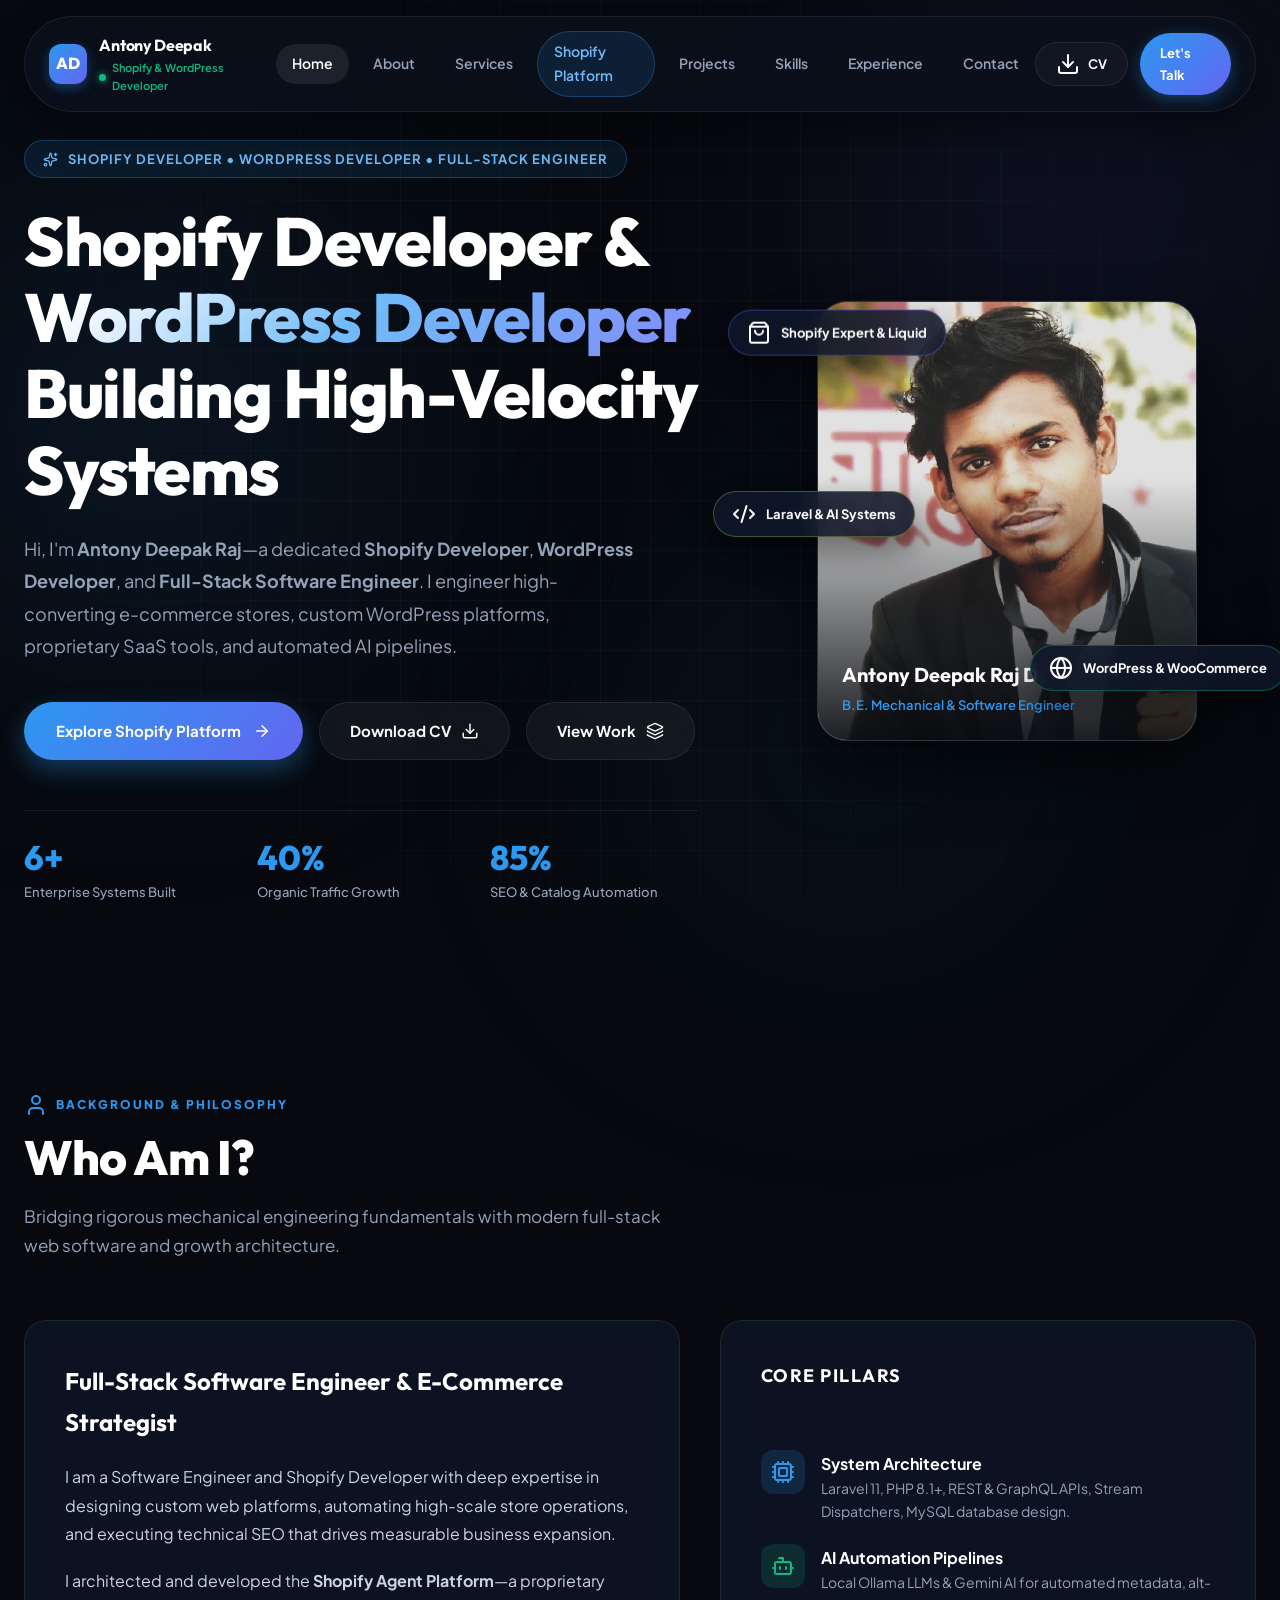
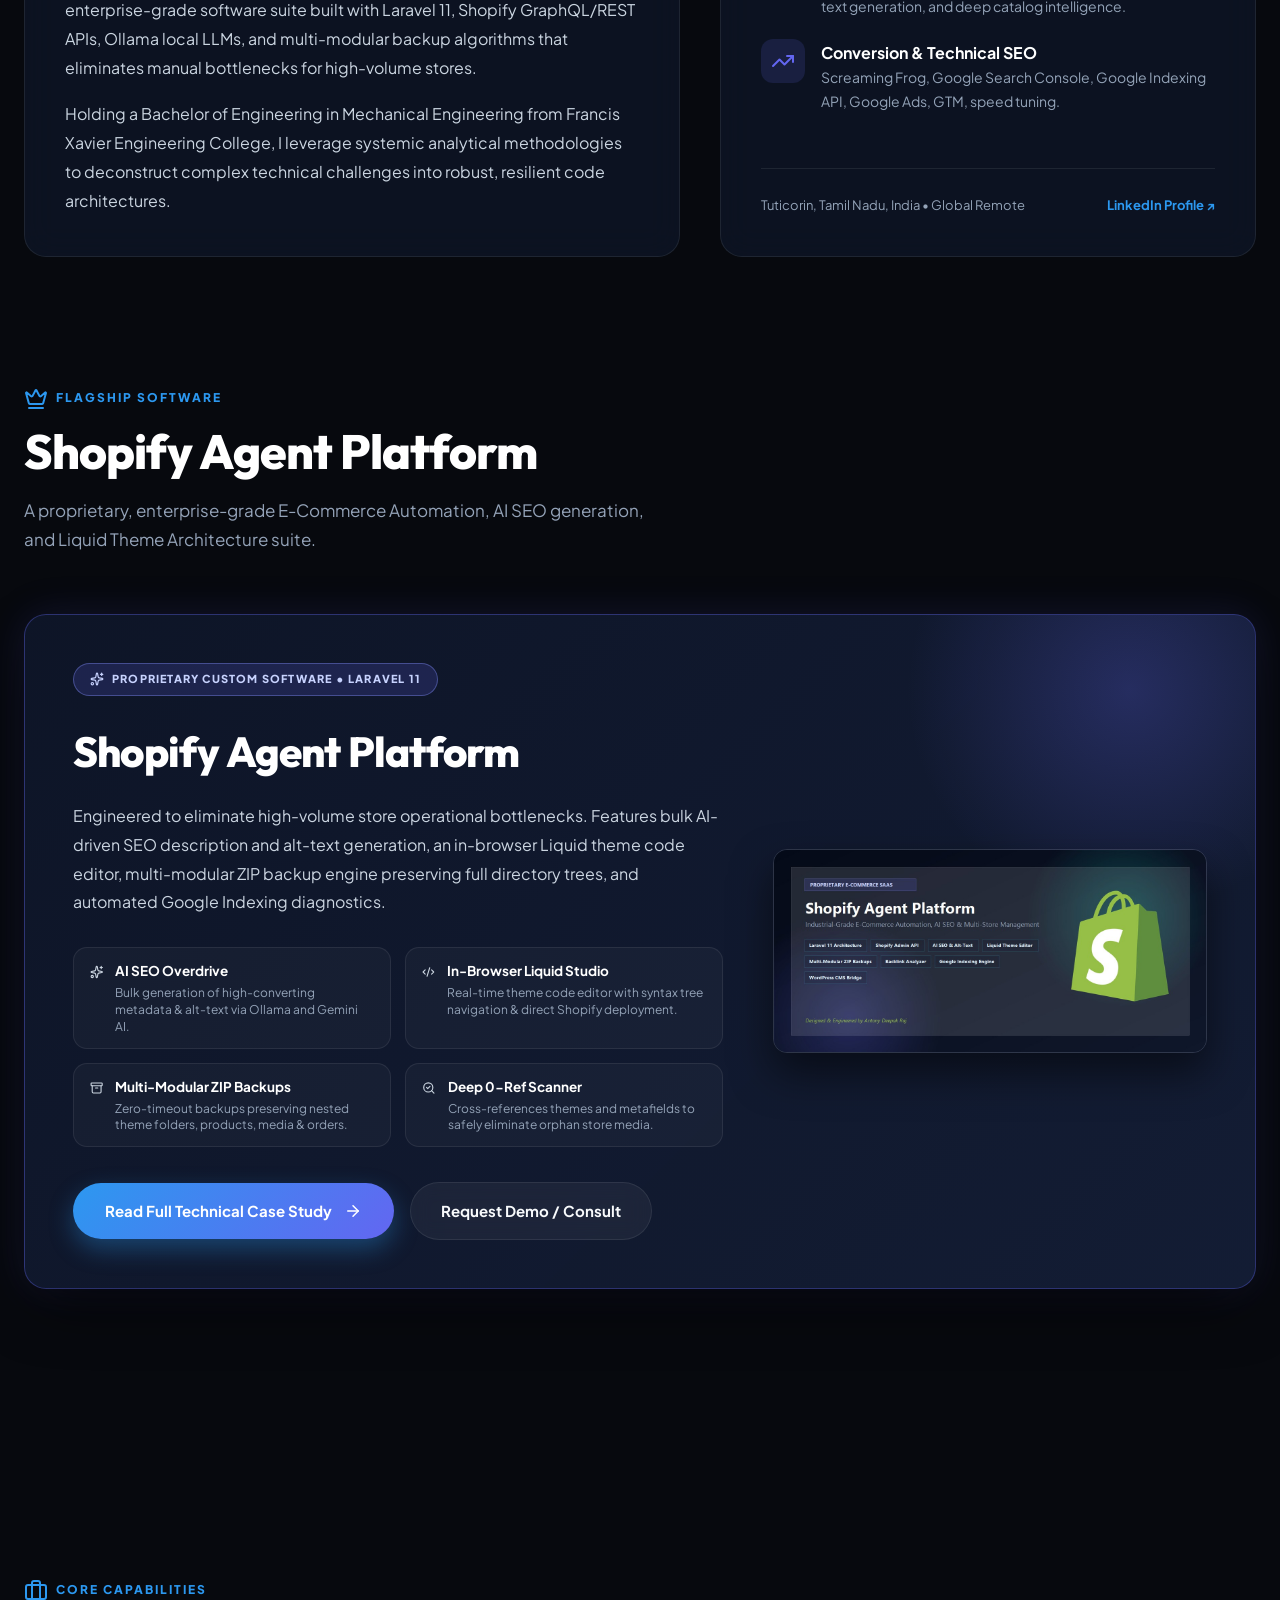
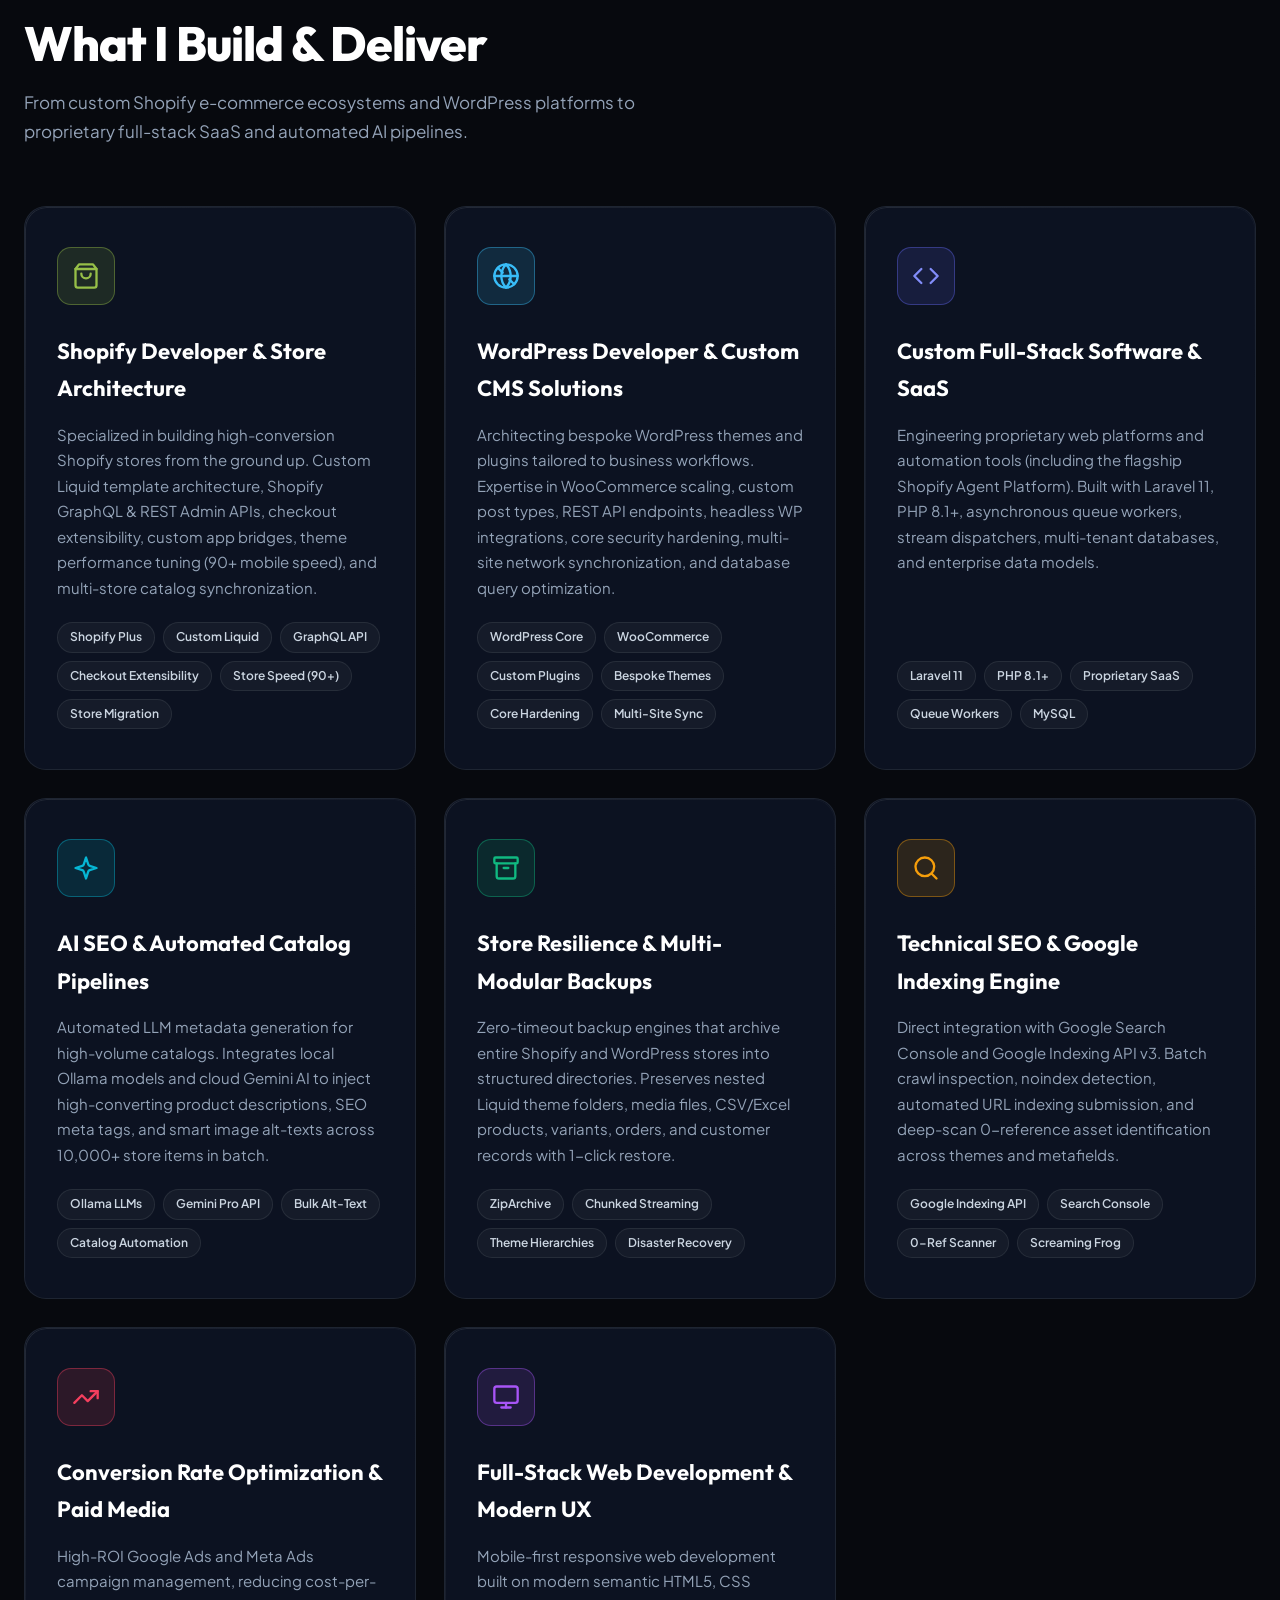
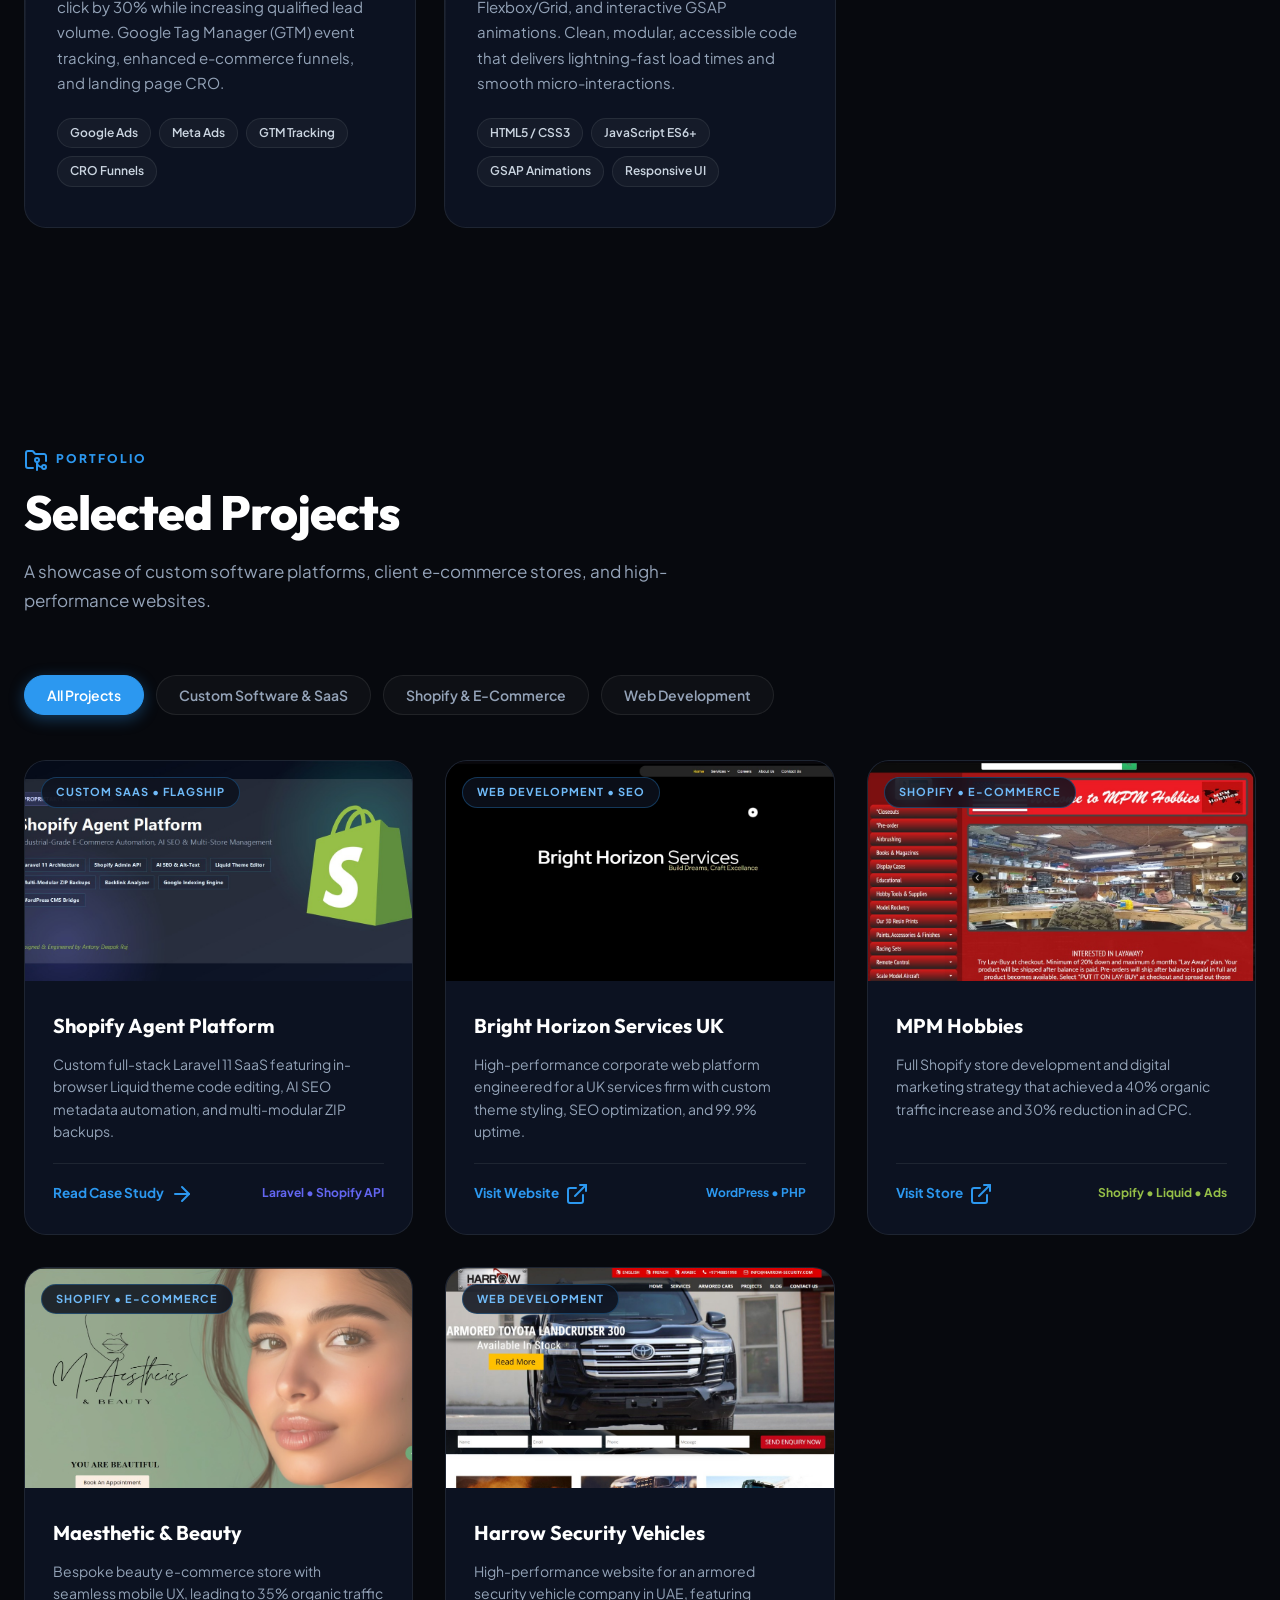
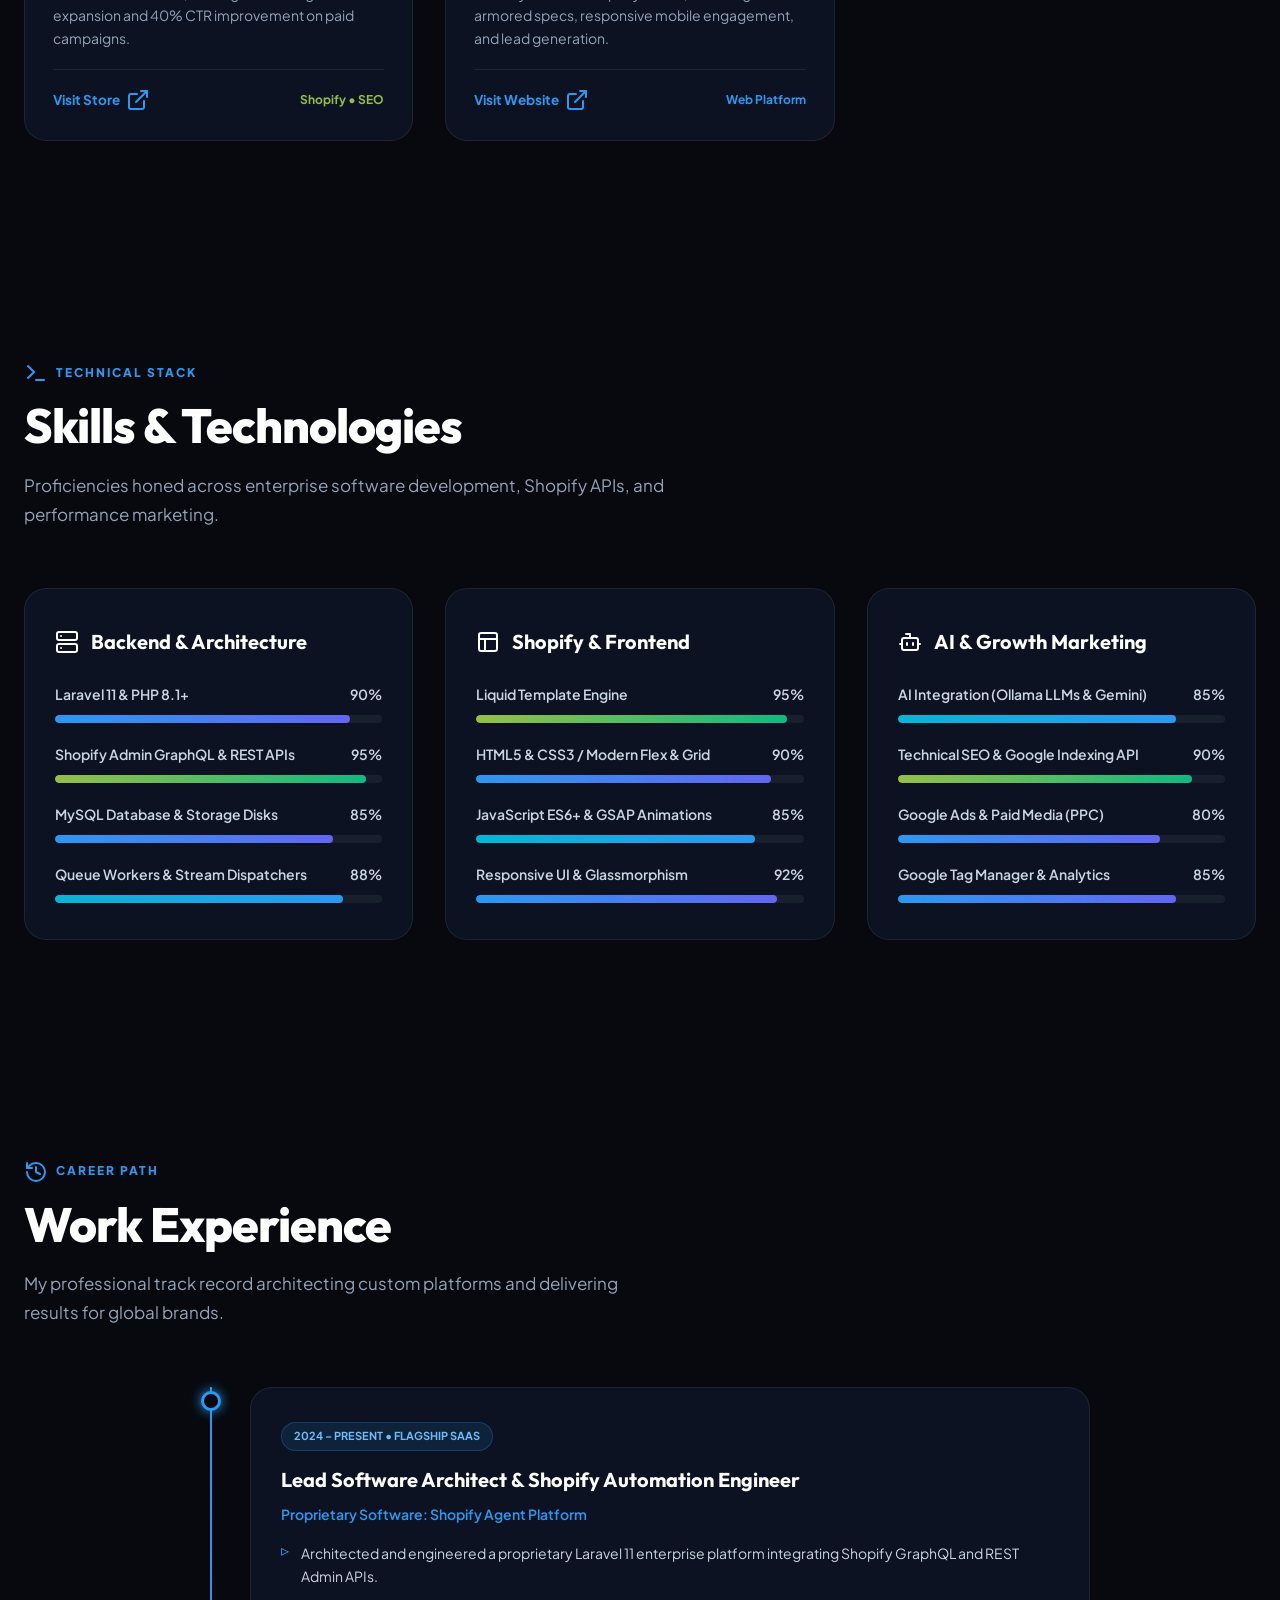
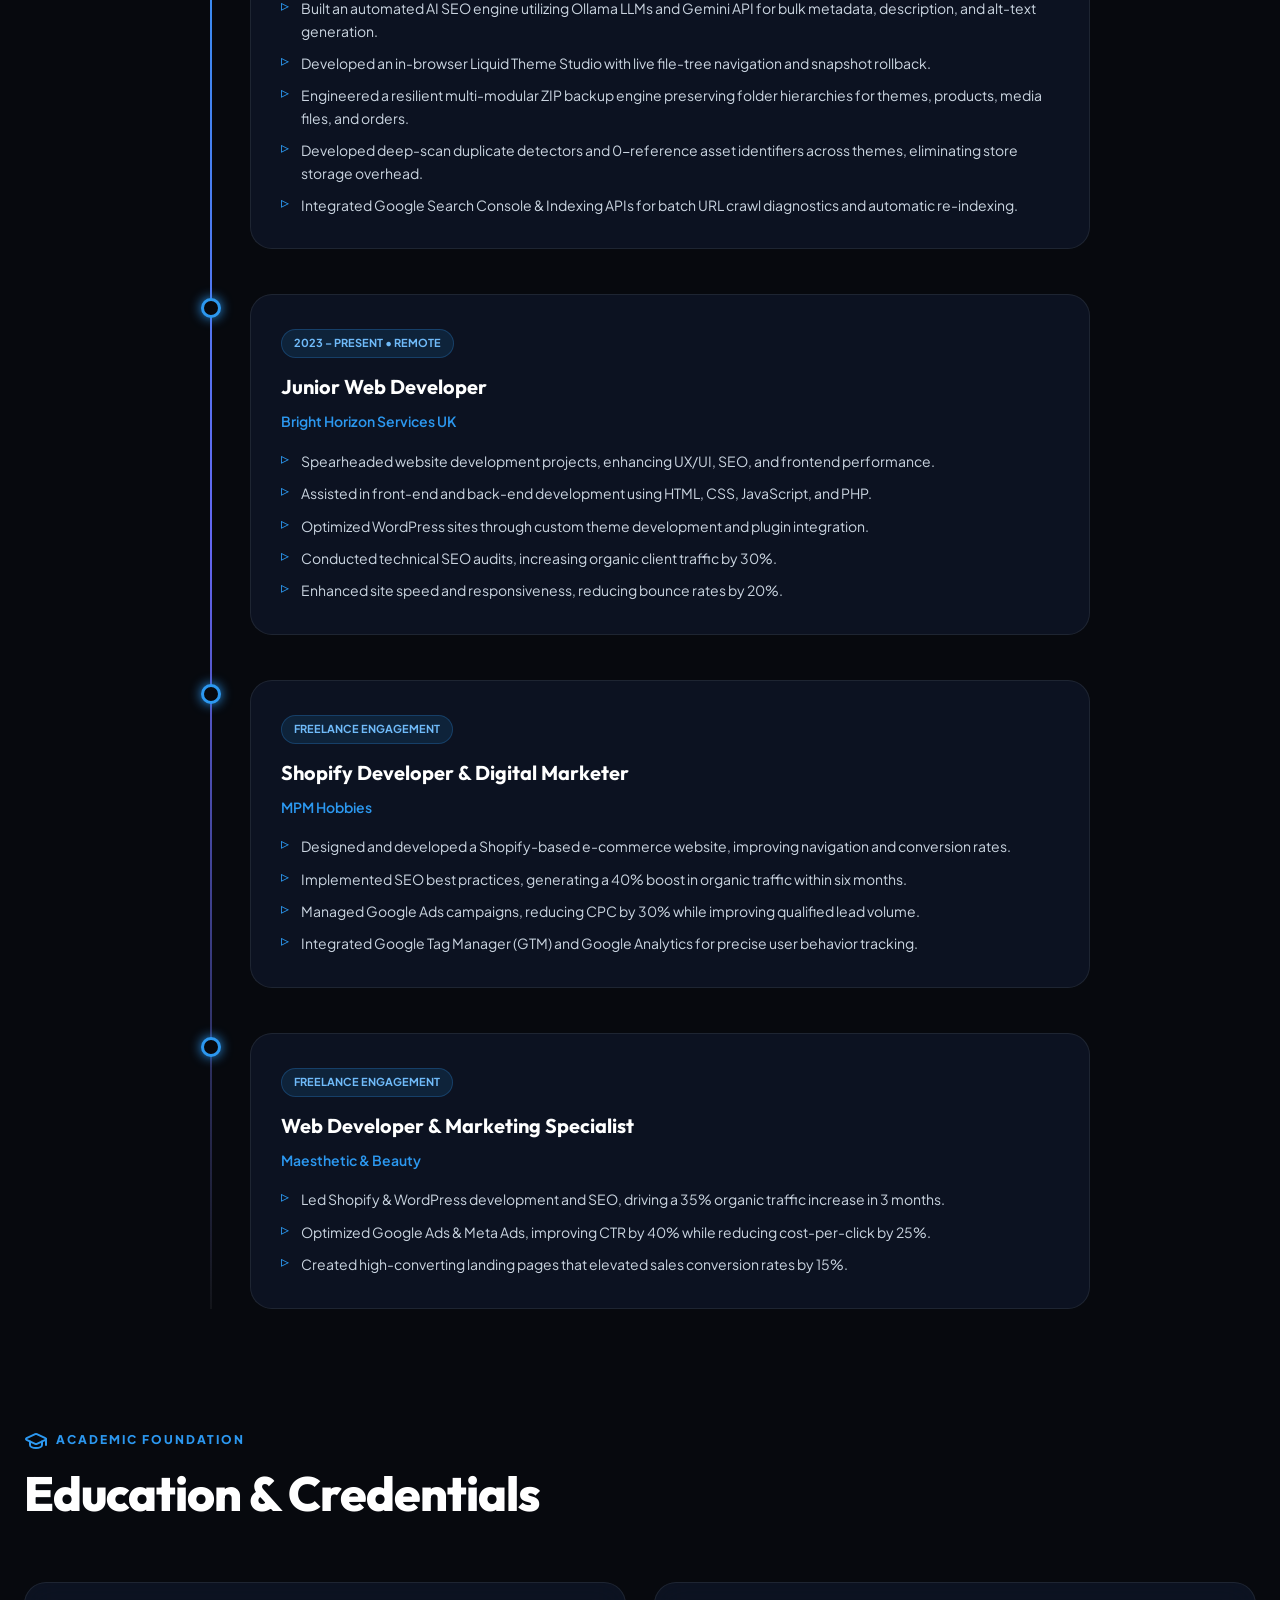
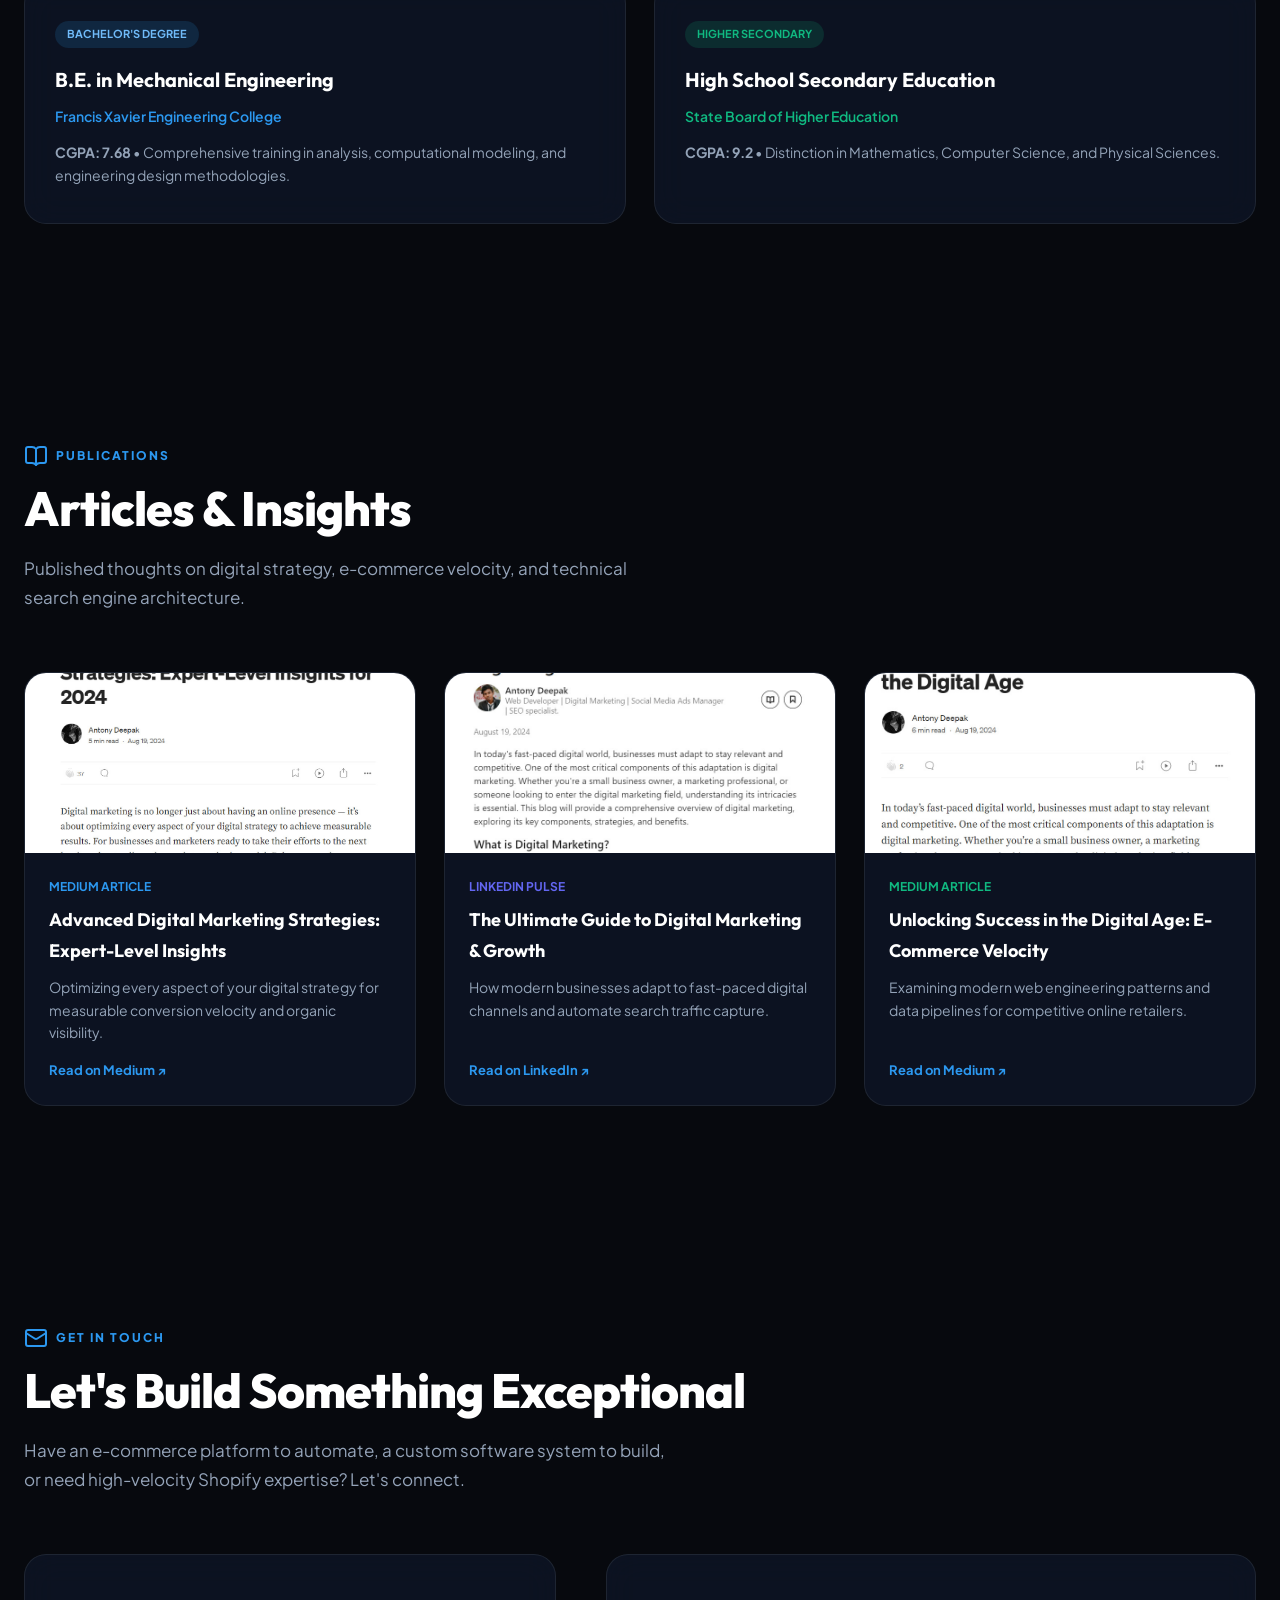
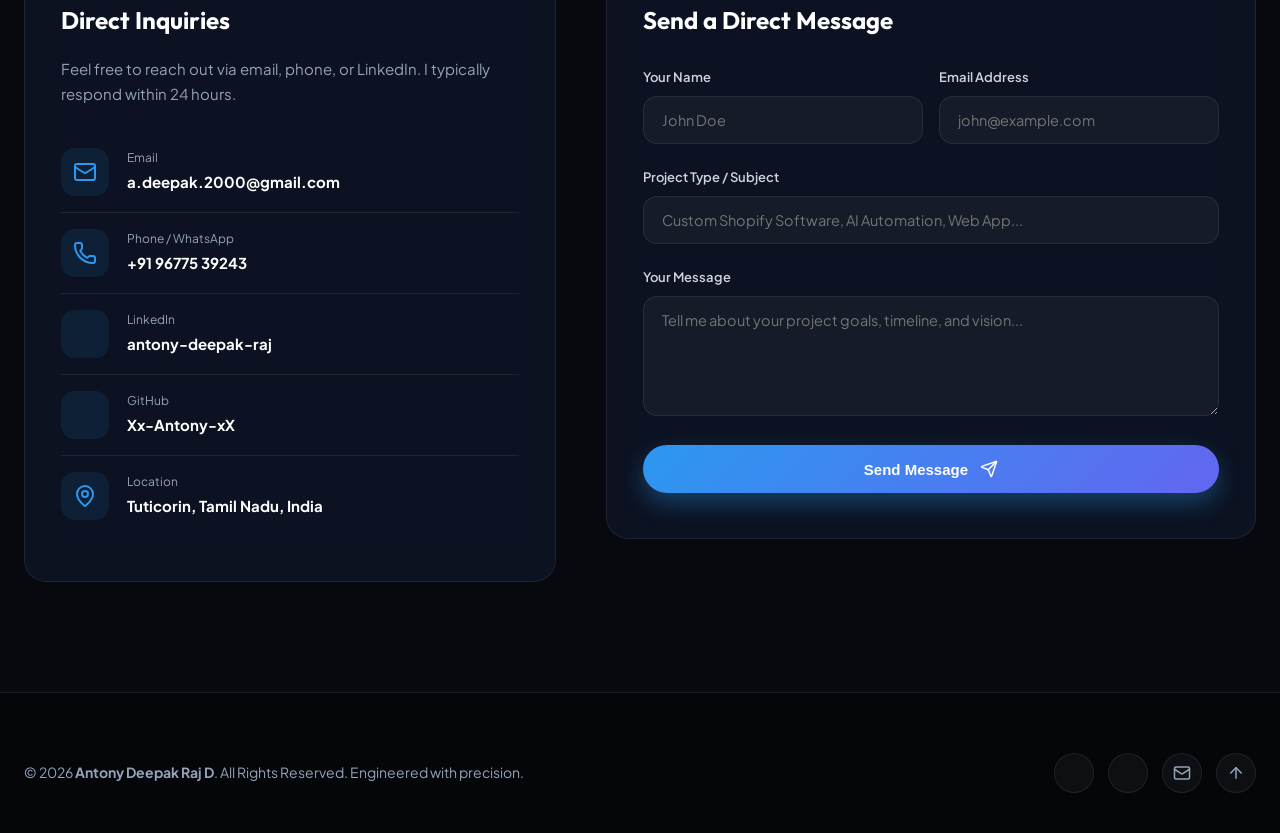
<file: index.html>
<!DOCTYPE html>
<html lang="en">

<head>
  <meta charset="utf-8">
  <meta http-equiv="X-UA-Compatible" content="IE=edge">
  <title>Antony Deepak Raj | Shopify Developer & WordPress Developer | Full-Stack Software Engineer</title>
  <meta name="viewport" content="width=device-width, initial-scale=1">
  <meta name="description" content="Portfolio of Antony Deepak Raj — Full-Stack Software Engineer, Shopify Developer, and E-Commerce Automation Architect specializing in Laravel 11, Shopify GraphQL APIs, AI SEO, and high-velocity web systems." />
  <meta name="keywords" content="Antony Deepak, Shopify Developer, Full-Stack Engineer, Laravel 11, Shopify API, Liquid Studio, E-Commerce Automation, AI SEO, Portfolio" />
  <meta name="author" content="Antony Deepak Raj" />

  <!-- Favicon -->
  <link rel="shortcut icon" href="favicon.ico">

  <!-- Modern Fonts -->
  <link rel="preconnect" href="https://fonts.googleapis.com">
  <link rel="preconnect" href="https://fonts.gstatic.com" crossorigin>
  <link href="https://fonts.googleapis.com/css2?family=Outfit:wght@300;400;500;600;700;800;900&family=Plus+Jakarta+Sans:wght@300;400;500;600;700;800&family=JetBrains+Mono:wght@400;500;600&display=swap" rel="stylesheet">

  <!-- Modern Stylesheet -->
  <link rel="stylesheet" href="css/modern.css">
</head>

<body>
  <!-- Ambient Dynamic Glows -->
  <div class="ambient-glow ambient-glow-1"></div>
  <div class="ambient-glow ambient-glow-2"></div>
  <div class="ambient-glow ambient-glow-3"></div>
  <div class="bg-grid-pattern"></div>

  <!-- ==========================================================================
       NAVIGATION BAR
       ========================================================================== -->
  <header class="site-navbar">
    <div class="navbar-inner">
      <a href="#home" class="site-brand">
        <div class="brand-monogram">AD</div>
        <div class="brand-text">
          <span class="brand-name">Antony Deepak</span>
          <span class="brand-status"><span class="status-dot"></span> Shopify &amp; WordPress Developer</span>
        </div>
      </a>

      <!-- Desktop Links -->
      <ul class="nav-links-desktop">
        <li class="nav-link-item"><a href="#home" class="active">Home</a></li>
        <li class="nav-link-item"><a href="#about">About</a></li>
        <li class="nav-link-item"><a href="#services">Services</a></li>
        <li class="nav-link-item"><a href="#flagship" class="highlight">Shopify Platform</a></li>
        <li class="nav-link-item"><a href="#projects">Projects</a></li>
        <li class="nav-link-item"><a href="#skills">Skills</a></li>
        <li class="nav-link-item"><a href="#experience">Experience</a></li>
        <li class="nav-link-item"><a href="#contact">Contact</a></li>
      </ul>

      <!-- Action Buttons -->
      <div class="nav-actions">
        <a href="Webdevelopment_cv.pdf" download class="btn-nav-action btn-nav-outline">
          <i data-lucide="download"></i> CV
        </a>
        <a href="#contact" class="btn-nav-action btn-nav-primary">
          Let's Talk
        </a>
        <button class="mobile-nav-toggle" aria-label="Toggle Navigation">
          <i data-lucide="menu"></i>
        </button>
      </div>
    </div>
  </header>

  <!-- Mobile Drawer Menu -->
  <div class="mobile-drawer">
    <ul class="mobile-drawer-links">
      <li><a href="#home">Home <i data-lucide="arrow-up-right"></i></a></li>
      <li><a href="#about">About <i data-lucide="arrow-up-right"></i></a></li>
      <li><a href="#services">Services <i data-lucide="arrow-up-right"></i></a></li>
      <li><a href="#flagship" style="color: #70bbf9;">Shopify Platform <i data-lucide="sparkles"></i></a></li>
      <li><a href="#projects">Projects <i data-lucide="arrow-up-right"></i></a></li>
      <li><a href="#skills">Skills <i data-lucide="arrow-up-right"></i></a></li>
      <li><a href="#experience">Experience <i data-lucide="arrow-up-right"></i></a></li>
      <li><a href="#contact">Contact <i data-lucide="arrow-up-right"></i></a></li>
    </ul>

    <div style="display: flex; gap: 15px; margin-top: 20px;">
      <a href="Webdevelopment_cv.pdf" download class="btn-nav-action btn-nav-outline" style="flex: 1; justify-content: center;">
        <i data-lucide="download"></i> Download CV
      </a>
      <a href="#contact" class="btn-nav-action btn-nav-primary" style="flex: 1; justify-content: center;">
        Hire Me
      </a>
    </div>
  </div>

  <main class="main-wrapper">
    <!-- ==========================================================================
         HERO SECTION
         ========================================================================== -->
    <section id="home" class="hero-section">
      <div class="hero-grid">
        <div class="hero-text-content">
          <span class="badge-tag">
            <i data-lucide="sparkles" style="width: 15px; height: 15px;"></i> Shopify Developer • WordPress Developer • Full-Stack Engineer
          </span>

          <h1 class="hero-title">
            Shopify Developer &amp;<br>
            <span class="text-gradient">WordPress Developer</span><br>
            Building High-Velocity Systems
          </h1>

          <p class="hero-description">
            Hi, I'm <strong>Antony Deepak Raj</strong>—a dedicated <strong>Shopify Developer</strong>, <strong>WordPress Developer</strong>, and <strong>Full-Stack Software Engineer</strong>. I engineer high-converting e-commerce stores, custom WordPress platforms, proprietary SaaS tools, and automated AI pipelines.
          </p>

          <div class="hero-cta-group">
            <a href="#flagship" class="btn-primary-glow btn">
              Explore Shopify Platform <i data-lucide="arrow-right" style="width: 18px; height: 18px;"></i>
            </a>
            <a href="Webdevelopment_cv.pdf" download class="btn-secondary-glass btn">
              Download CV <i data-lucide="download" style="width: 18px; height: 18px;"></i>
            </a>
            <a href="#projects" class="btn-secondary-glass btn">
              View Work <i data-lucide="layers" style="width: 18px; height: 18px;"></i>
            </a>
          </div>

          <!-- Key Metrics / Numbers -->
          <div class="hero-metrics-bar">
            <div class="metric-item">
              <div class="metric-val"><span class="counter-anim" data-count="6" data-suffix="+">6+</span></div>
              <div class="metric-lbl">Enterprise Systems Built</div>
            </div>
            <div class="metric-item">
              <div class="metric-val"><span class="counter-anim" data-count="40" data-suffix="%">40%</span></div>
              <div class="metric-lbl">Organic Traffic Growth</div>
            </div>
            <div class="metric-item">
              <div class="metric-val"><span class="counter-anim" data-count="85" data-suffix="%">85%</span></div>
              <div class="metric-lbl">SEO & Catalog Automation</div>
            </div>
          </div>
        </div>

        <!-- Right Side Visual -->
        <div class="hero-visual-card">
          <div class="hero-avatar-frame">
            <img src="images/about.jpg" alt="Antony Deepak Raj">
            <div class="hero-avatar-overlay"></div>
            <div class="hero-avatar-details">
              <div class="hero-avatar-name">Antony Deepak Raj D</div>
              <div class="hero-avatar-role">B.E. Mechanical & Software Engineer</div>
            </div>
          </div>

          <!-- Floating Tech Badges -->
          <div class="floating-chip chip-1">
            <i data-lucide="shopping-bag"></i> Shopify Expert &amp; Liquid
          </div>
          <div class="floating-chip chip-2">
            <i data-lucide="globe"></i> WordPress &amp; WooCommerce
          </div>
          <div class="floating-chip chip-3">
            <i data-lucide="code-2"></i> Laravel &amp; AI Systems
          </div>
        </div>
      </div>
    </section>

    <!-- ==========================================================================
         ABOUT ME & PHILOSOPHY SECTION
         ========================================================================== -->
    <section id="about" class="section-wrapper">
      <div class="section-head">
        <span class="section-eyebrow"><i data-lucide="user"></i> Background & Philosophy</span>
        <h2 class="section-title">Who Am I?</h2>
        <p class="section-subtitle">
          Bridging rigorous mechanical engineering fundamentals with modern full-stack web software and growth architecture.
        </p>
      </div>

      <div style="display: grid; grid-template-columns: 1.1fr 0.9fr; gap: 40px; align-items: stretch;">
        <div style="background: var(--bg-card); border: 1px solid var(--border-subtle); border-radius: var(--radius-lg); padding: 40px; backdrop-filter: var(--glass-blur); display: flex; flex-direction: column; justify-content: center;">
          <h3 style="font-family: var(--font-heading); font-size: 24px; color: #fff; margin-bottom: 20px;">
            Full-Stack Software Engineer & E-Commerce Strategist
          </h3>
          <p style="color: var(--text-sub); font-size: 16px; line-height: 1.8; margin-bottom: 18px;">
            I am a Software Engineer and Shopify Developer with deep expertise in designing custom web platforms, automating high-scale store operations, and executing technical SEO that drives measurable business expansion.
          </p>
          <p style="color: var(--text-sub); font-size: 16px; line-height: 1.8; margin-bottom: 18px;">
            I architected and developed the <strong>Shopify Agent Platform</strong>—a proprietary enterprise-grade software suite built with Laravel 11, Shopify GraphQL/REST APIs, Ollama local LLMs, and multi-modular backup algorithms that eliminates manual bottlenecks for high-volume stores.
          </p>
          <p style="color: var(--text-sub); font-size: 16px; line-height: 1.8; margin-bottom: 0;">
            Holding a Bachelor of Engineering in Mechanical Engineering from Francis Xavier Engineering College, I leverage systemic analytical methodologies to deconstruct complex technical challenges into robust, resilient code architectures.
          </p>
        </div>

        <!-- Quick Spec Highlights Card -->
        <div style="background: var(--bg-card); border: 1px solid var(--border-subtle); border-radius: var(--radius-lg); padding: 40px; backdrop-filter: var(--glass-blur); display: flex; flex-direction: column; justify-content: space-between;">
          <h4 style="font-family: var(--font-heading); font-size: 18px; color: #fff; margin-bottom: 24px; text-transform: uppercase; letter-spacing: 1.5px;">
            Core Pillars
          </h4>

          <div style="display: flex; flex-direction: column; gap: 20px;">
            <div style="display: flex; gap: 16px;">
              <div style="width: 44px; height: 44px; border-radius: 12px; background: rgba(44, 152, 240, 0.15); display: flex; align-items: center; justify-content: center; color: var(--primary); font-size: 20px; flex-shrink: 0;">
                <i data-lucide="cpu"></i>
              </div>
              <div>
                <strong style="color: #fff; font-size: 16px; display: block;">System Architecture</strong>
                <p style="font-size: 14px; color: var(--text-muted); margin-bottom: 0;">Laravel 11, PHP 8.1+, REST & GraphQL APIs, Stream Dispatchers, MySQL database design.</p>
              </div>
            </div>

            <div style="display: flex; gap: 16px;">
              <div style="width: 44px; height: 44px; border-radius: 12px; background: rgba(16, 185, 129, 0.15); display: flex; align-items: center; justify-content: center; color: var(--accent-emerald); font-size: 20px; flex-shrink: 0;">
                <i data-lucide="bot"></i>
              </div>
              <div>
                <strong style="color: #fff; font-size: 16px; display: block;">AI Automation Pipelines</strong>
                <p style="font-size: 14px; color: var(--text-muted); margin-bottom: 0;">Local Ollama LLMs & Gemini AI for automated metadata, alt-text generation, and deep catalog intelligence.</p>
              </div>
            </div>

            <div style="display: flex; gap: 16px;">
              <div style="width: 44px; height: 44px; border-radius: 12px; background: rgba(99, 102, 241, 0.15); display: flex; align-items: center; justify-content: center; color: var(--accent-indigo); font-size: 20px; flex-shrink: 0;">
                <i data-lucide="trending-up"></i>
              </div>
              <div>
                <strong style="color: #fff; font-size: 16px; display: block;">Conversion & Technical SEO</strong>
                <p style="font-size: 14px; color: var(--text-muted); margin-bottom: 0;">Screaming Frog, Google Search Console, Google Indexing API, Google Ads, GTM, speed tuning.</p>
              </div>
            </div>
          </div>

          <div style="padding-top: 25px; border-top: 1px solid var(--border-subtle); margin-top: 20px; display: flex; justify-content: space-between; align-items: center;">
            <span style="font-size: 13px; color: var(--text-muted);">Tuticorin, Tamil Nadu, India • Global Remote</span>
            <a href="https://www.linkedin.com/in/antony-deepak-raj" target="_blank" style="color: var(--primary); font-size: 13px; font-weight: 700; text-decoration: none;">
              LinkedIn Profile ↗
            </a>
          </div>
        </div>
      </div>
    </section>

    <!-- ==========================================================================
         FLAGSHIP PROJECT SHOWCASE: SHOPIFY AGENT PLATFORM
         ========================================================================== -->
    <section id="flagship" class="section-wrapper" style="padding-top: 20px;">
      <div class="section-head">
        <span class="section-eyebrow"><i data-lucide="crown"></i> Flagship Software</span>
        <h2 class="section-title">Shopify Agent Platform</h2>
        <p class="section-subtitle">
          A proprietary, enterprise-grade E-Commerce Automation, AI SEO generation, and Liquid Theme Architecture suite.
        </p>
      </div>

      <div class="flagship-card">
        <div class="flagship-glow-top"></div>
        <div class="flagship-grid">
          <div>
            <span class="flagship-badge">
              <i data-lucide="sparkles" style="width: 14px; height: 14px;"></i> Proprietary Custom Software • Laravel 11
            </span>
            <h3 class="flagship-title">Shopify Agent Platform</h3>
            <p class="flagship-description">
              Engineered to eliminate high-volume store operational bottlenecks. Features bulk AI-driven SEO description and alt-text generation, an in-browser Liquid theme code editor, multi-modular ZIP backup engine preserving full directory trees, and automated Google Indexing diagnostics.
            </p>

            <div class="flagship-feature-pills">
              <div class="feature-pill-item">
                <i data-lucide="sparkles"></i>
                <div>
                  <strong>AI SEO Overdrive</strong>
                  <p>Bulk generation of high-converting metadata & alt-text via Ollama and Gemini AI.</p>
                </div>
              </div>

              <div class="feature-pill-item">
                <i data-lucide="code-2"></i>
                <div>
                  <strong>In-Browser Liquid Studio</strong>
                  <p>Real-time theme code editor with syntax tree navigation & direct Shopify deployment.</p>
                </div>
              </div>

              <div class="feature-pill-item">
                <i data-lucide="archive"></i>
                <div>
                  <strong>Multi-Modular ZIP Backups</strong>
                  <p>Zero-timeout backups preserving nested theme folders, products, media & orders.</p>
                </div>
              </div>

              <div class="feature-pill-item">
                <i data-lucide="search-check"></i>
                <div>
                  <strong>Deep 0-Ref Scanner</strong>
                  <p>Cross-references themes and metafields to safely eliminate orphan store media.</p>
                </div>
              </div>
            </div>

            <div class="flagship-actions">
              <a href="shopify-software.html" class="btn-primary-glow btn">
                Read Full Technical Case Study <i data-lucide="arrow-right" style="width: 18px; height: 18px;"></i>
              </a>
              <a href="#contact" class="btn-secondary-glass btn">
                Request Demo / Consult
              </a>
            </div>
          </div>

          <div class="flagship-preview-img-box">
            <img src="images/shopify-project.jpg" alt="Shopify Agent Platform Banner">
          </div>
        </div>
      </div>
    </section>

    <!-- ==========================================================================
         SERVICES SECTION
         ========================================================================== -->
    <section id="services" class="section-wrapper">
      <div class="section-head">
        <span class="section-eyebrow"><i data-lucide="briefcase"></i> Core Capabilities</span>
        <h2 class="section-title">What I Build &amp; Deliver</h2>
        <p class="section-subtitle">
          From custom Shopify e-commerce ecosystems and WordPress platforms to proprietary full-stack SaaS and automated AI pipelines.
        </p>
      </div>

      <div class="services-grid">
        <!-- Service 1: Shopify Developer -->
        <div class="service-card">
          <div class="service-icon-box shopify">
            <svg viewBox="0 0 24 24"><path d="M6 2 3 6v14a2 2 0 0 0 2 2h14a2 2 0 0 0 2-2V6l-3-4Z"/><path d="M3 6h18"/><path d="M16 10a4 4 0 0 1-8 0"/></svg>
          </div>
          <h3>Shopify Developer &amp; Store Architecture</h3>
          <p>Specialized in building high-conversion Shopify stores from the ground up. Custom Liquid template architecture, Shopify GraphQL &amp; REST Admin APIs, checkout extensibility, custom app bridges, theme performance tuning (90+ mobile speed), and multi-store catalog synchronization.</p>
          <div class="service-tech-tags">
            <span class="service-tag">Shopify Plus</span>
            <span class="service-tag">Custom Liquid</span>
            <span class="service-tag">GraphQL API</span>
            <span class="service-tag">Checkout Extensibility</span>
            <span class="service-tag">Store Speed (90+)</span>
            <span class="service-tag">Store Migration</span>
          </div>
        </div>

        <!-- Service 2: WordPress Developer -->
        <div class="service-card">
          <div class="service-icon-box wordpress">
            <svg viewBox="0 0 24 24"><circle cx="12" cy="12" r="10"/><path d="M12 2a14.5 14.5 0 0 0 0 20 14.5 14.5 0 0 0 0-20"/><path d="M2 12h20"/><path d="m4.93 4.93 4.24 4.24"/><path d="m14.83 14.83 4.24 4.24"/></svg>
          </div>
          <h3>WordPress Developer &amp; Custom CMS Solutions</h3>
          <p>Architecting bespoke WordPress themes and plugins tailored to business workflows. Expertise in WooCommerce scaling, custom post types, REST API endpoints, headless WP integrations, core security hardening, multi-site network synchronization, and database query optimization.</p>
          <div class="service-tech-tags">
            <span class="service-tag">WordPress Core</span>
            <span class="service-tag">WooCommerce</span>
            <span class="service-tag">Custom Plugins</span>
            <span class="service-tag">Bespoke Themes</span>
            <span class="service-tag">Core Hardening</span>
            <span class="service-tag">Multi-Site Sync</span>
          </div>
        </div>

        <!-- Service 3: Custom Software & SaaS -->
        <div class="service-card">
          <div class="service-icon-box laravel">
            <svg viewBox="0 0 24 24"><polyline points="16 18 22 12 16 6"/><polyline points="8 6 2 12 8 18"/></svg>
          </div>
          <h3>Custom Full-Stack Software &amp; SaaS</h3>
          <p>Engineering proprietary web platforms and automation tools (including the flagship Shopify Agent Platform). Built with Laravel 11, PHP 8.1+, asynchronous queue workers, stream dispatchers, multi-tenant databases, and enterprise data models.</p>
          <div class="service-tech-tags">
            <span class="service-tag">Laravel 11</span>
            <span class="service-tag">PHP 8.1+</span>
            <span class="service-tag">Proprietary SaaS</span>
            <span class="service-tag">Queue Workers</span>
            <span class="service-tag">MySQL</span>
          </div>
        </div>

        <!-- Service 4: AI SEO & Pipelines -->
        <div class="service-card">
          <div class="service-icon-box ai">
            <svg viewBox="0 0 24 24"><path d="m12 3-1.9 5.8a2 2 0 0 1-1.3 1.3L3 12l5.8 1.9a2 2 0 0 1 1.3 1.3L12 21l1.9-5.8a2 2 0 0 1 1.3-1.3L21 12l-5.8-1.9a2 2 0 0 1-1.3-1.3Z"/></svg>
          </div>
          <h3>AI SEO &amp; Automated Catalog Pipelines</h3>
          <p>Automated LLM metadata generation for high-volume catalogs. Integrates local Ollama models and cloud Gemini AI to inject high-converting product descriptions, SEO meta tags, and smart image alt-texts across 10,000+ store items in batch.</p>
          <div class="service-tech-tags">
            <span class="service-tag">Ollama LLMs</span>
            <span class="service-tag">Gemini Pro API</span>
            <span class="service-tag">Bulk Alt-Text</span>
            <span class="service-tag">Catalog Automation</span>
          </div>
        </div>

        <!-- Service 5: Store Backups -->
        <div class="service-card">
          <div class="service-icon-box backup">
            <svg viewBox="0 0 24 24"><rect width="20" height="5" x="2" y="3" rx="1"/><path d="M4 8v11a2 2 0 0 0 2 2h12a2 2 0 0 0 2-2V8"/><path d="M10 12h4"/></svg>
          </div>
          <h3>Store Resilience &amp; Multi-Modular Backups</h3>
          <p>Zero-timeout backup engines that archive entire Shopify and WordPress stores into structured directories. Preserves nested Liquid theme folders, media files, CSV/Excel products, variants, orders, and customer records with 1-click restore.</p>
          <div class="service-tech-tags">
            <span class="service-tag">ZipArchive</span>
            <span class="service-tag">Chunked Streaming</span>
            <span class="service-tag">Theme Hierarchies</span>
            <span class="service-tag">Disaster Recovery</span>
          </div>
        </div>

        <!-- Service 6: Technical SEO -->
        <div class="service-card">
          <div class="service-icon-box" style="background: rgba(245, 158, 11, 0.14); border-color: rgba(245, 158, 11, 0.4); color: #f59e0b;">
            <svg viewBox="0 0 24 24"><circle cx="11" cy="11" r="8"/><path d="m21 21-4.3-4.3"/></svg>
          </div>
          <h3>Technical SEO &amp; Google Indexing Engine</h3>
          <p>Direct integration with Google Search Console and Google Indexing API v3. Batch crawl inspection, noindex detection, automated URL indexing submission, and deep-scan 0-reference asset identification across themes and metafields.</p>
          <div class="service-tech-tags">
            <span class="service-tag">Google Indexing API</span>
            <span class="service-tag">Search Console</span>
            <span class="service-tag">0-Ref Scanner</span>
            <span class="service-tag">Screaming Frog</span>
          </div>
        </div>

        <!-- Service 7: Paid Ads & CRO -->
        <div class="service-card">
          <div class="service-icon-box growth">
            <svg viewBox="0 0 24 24"><polyline points="22 7 13.5 15.5 8.5 10.5 2 17"/><polyline points="16 7 22 7 22 13"/></svg>
          </div>
          <h3>Conversion Rate Optimization &amp; Paid Media</h3>
          <p>High-ROI Google Ads and Meta Ads campaign management, reducing cost-per-click by 30% while increasing qualified lead volume. Google Tag Manager (GTM) event tracking, enhanced e-commerce funnels, and landing page CRO.</p>
          <div class="service-tech-tags">
            <span class="service-tag">Google Ads</span>
            <span class="service-tag">Meta Ads</span>
            <span class="service-tag">GTM Tracking</span>
            <span class="service-tag">CRO Funnels</span>
          </div>
        </div>

        <!-- Service 8: Full-Stack Web -->
        <div class="service-card">
          <div class="service-icon-box" style="background: rgba(168, 85, 247, 0.14); border-color: rgba(168, 85, 247, 0.4); color: #a855f7;">
            <svg viewBox="0 0 24 24"><rect width="20" height="14" x="2" y="3" rx="2"/><line x1="8" x2="16" y1="21" y2="21"/><line x1="12" x2="12" y1="17" y2="21"/></svg>
          </div>
          <h3>Full-Stack Web Development &amp; Modern UX</h3>
          <p>Mobile-first responsive web development built on modern semantic HTML5, CSS Flexbox/Grid, and interactive GSAP animations. Clean, modular, accessible code that delivers lightning-fast load times and smooth micro-interactions.</p>
          <div class="service-tech-tags">
            <span class="service-tag">HTML5 / CSS3</span>
            <span class="service-tag">JavaScript ES6+</span>
            <span class="service-tag">GSAP Animations</span>
            <span class="service-tag">Responsive UI</span>
          </div>
        </div>
      </div>
    </section>

    <!-- ==========================================================================
         PROJECTS SECTION
         ========================================================================== -->
    <section id="projects" class="section-wrapper">
      <div class="section-head">
        <span class="section-eyebrow"><i data-lucide="folder-git-2"></i> Portfolio</span>
        <h2 class="section-title">Selected Projects</h2>
        <p class="section-subtitle">
          A showcase of custom software platforms, client e-commerce stores, and high-performance websites.
        </p>
      </div>

      <!-- Filter Tabs -->
      <div class="projects-filter-bar">
        <button class="filter-btn active" data-filter="all">All Projects</button>
        <button class="filter-btn" data-filter="software">Custom Software & SaaS</button>
        <button class="filter-btn" data-filter="shopify">Shopify & E-Commerce</button>
        <button class="filter-btn" data-filter="web">Web Development</button>
      </div>

      <div class="projects-grid">
        <!-- Project 1: Shopify Agent (Software) -->
        <div class="project-item-card" data-category="software">
          <div class="project-img-wrapper">
            <span class="project-category-badge">Custom SaaS • Flagship</span>
            <img src="images/shopify-project.jpg" alt="Shopify Agent Platform">
          </div>
          <div class="project-content">
            <h3 class="project-title">Shopify Agent Platform</h3>
            <p class="project-desc">
              Custom full-stack Laravel 11 SaaS featuring in-browser Liquid theme code editing, AI SEO metadata automation, and multi-modular ZIP backups.
            </p>
            <div class="project-footer">
              <a href="shopify-software.html" class="project-link-btn">
                Read Case Study <i data-lucide="arrow-right"></i>
              </a>
              <span style="font-size: 12px; color: var(--accent-indigo); font-weight: 700;">Laravel • Shopify API</span>
            </div>
          </div>
        </div>

        <!-- Project 2: Bright Horizon (Web) -->
        <div class="project-item-card" data-category="web">
          <div class="project-img-wrapper">
            <span class="project-category-badge">Web Development • SEO</span>
            <img src="images/img-1.jpg" alt="Bright Horizon Services">
          </div>
          <div class="project-content">
            <h3 class="project-title">Bright Horizon Services UK</h3>
            <p class="project-desc">
              High-performance corporate web platform engineered for a UK services firm with custom theme styling, SEO optimization, and 99.9% uptime.
            </p>
            <div class="project-footer">
              <a href="https://brighthorizonservices.com/home-1/" target="_blank" class="project-link-btn">
                Visit Website <i data-lucide="external-link"></i>
              </a>
              <span style="font-size: 12px; color: var(--primary); font-weight: 700;">WordPress • PHP</span>
            </div>
          </div>
        </div>

        <!-- Project 3: MPM Hobbies (Shopify) -->
        <div class="project-item-card" data-category="shopify">
          <div class="project-img-wrapper">
            <span class="project-category-badge">Shopify • E-Commerce</span>
            <img src="images/img-3.jpg" alt="MPM Hobbies">
          </div>
          <div class="project-content">
            <h3 class="project-title">MPM Hobbies</h3>
            <p class="project-desc">
              Full Shopify store development and digital marketing strategy that achieved a 40% organic traffic increase and 30% reduction in ad CPC.
            </p>
            <div class="project-footer">
              <a href="http://mpmhobbies.com" target="_blank" class="project-link-btn">
                Visit Store <i data-lucide="external-link"></i>
              </a>
              <span style="font-size: 12px; color: var(--accent-shopify); font-weight: 700;">Shopify • Liquid • Ads</span>
            </div>
          </div>
        </div>

        <!-- Project 4: Maesthetic & Beauty (Shopify) -->
        <div class="project-item-card" data-category="shopify">
          <div class="project-img-wrapper">
            <span class="project-category-badge">Shopify • E-Commerce</span>
            <img src="images/img-2.jpg" alt="Maesthetic & Beauty">
          </div>
          <div class="project-content">
            <h3 class="project-title">Maesthetic & Beauty</h3>
            <p class="project-desc">
              Bespoke beauty e-commerce store with seamless mobile UX, leading to 35% organic traffic expansion and 40% CTR improvement on paid campaigns.
            </p>
            <div class="project-footer">
              <a href="https://maestheticsandbeauty.co.uk/" target="_blank" class="project-link-btn">
                Visit Store <i data-lucide="external-link"></i>
              </a>
              <span style="font-size: 12px; color: var(--accent-shopify); font-weight: 700;">Shopify • SEO</span>
            </div>
          </div>
        </div>

        <!-- Project 5: Harrow Security Vehicles (Web) -->
        <div class="project-item-card" data-category="web">
          <div class="project-img-wrapper">
            <span class="project-category-badge">Web Development</span>
            <img src="images/img-4.jpg" alt="Harrow Security Vehicles">
          </div>
          <div class="project-content">
            <h3 class="project-title">Harrow Security Vehicles</h3>
            <p class="project-desc">
              High-performance website for an armored security vehicle company in UAE, featuring armored specs, responsive mobile engagement, and lead generation.
            </p>
            <div class="project-footer">
              <a href="http://harrowsecurityvehicles.com" target="_blank" class="project-link-btn">
                Visit Website <i data-lucide="external-link"></i>
              </a>
              <span style="font-size: 12px; color: var(--primary); font-weight: 700;">Web Platform</span>
            </div>
          </div>
        </div>
      </div>
    </section>

    <!-- ==========================================================================
         SKILLS SECTION
         ========================================================================== -->
    <section id="skills" class="section-wrapper">
      <div class="section-head">
        <span class="section-eyebrow"><i data-lucide="terminal"></i> Technical Stack</span>
        <h2 class="section-title">Skills & Technologies</h2>
        <p class="section-subtitle">
          Proficiencies honed across enterprise software development, Shopify APIs, and performance marketing.
        </p>
      </div>

      <div class="skills-grid">
        <!-- Category 1: Backend & Systems -->
        <div class="skill-category-box">
          <h3 class="skill-cat-title"><i data-lucide="server"></i> Backend & Architecture</h3>

          <div class="skill-bar-item">
            <div class="skill-info">
              <span>Laravel 11 & PHP 8.1+</span>
              <span>90%</span>
            </div>
            <div class="skill-track">
              <div class="skill-progress" data-target="90%"></div>
            </div>
          </div>

          <div class="skill-bar-item">
            <div class="skill-info">
              <span>Shopify Admin GraphQL & REST APIs</span>
              <span>95%</span>
            </div>
            <div class="skill-track">
              <div class="skill-progress green" data-target="95%"></div>
            </div>
          </div>

          <div class="skill-bar-item">
            <div class="skill-info">
              <span>MySQL Database & Storage Disks</span>
              <span>85%</span>
            </div>
            <div class="skill-track">
              <div class="skill-progress" data-target="85%"></div>
            </div>
          </div>

          <div class="skill-bar-item">
            <div class="skill-info">
              <span>Queue Workers & Stream Dispatchers</span>
              <span>88%</span>
            </div>
            <div class="skill-track">
              <div class="skill-progress cyan" data-target="88%"></div>
            </div>
          </div>
        </div>

        <!-- Category 2: Shopify & Frontend -->
        <div class="skill-category-box">
          <h3 class="skill-cat-title"><i data-lucide="layout"></i> Shopify & Frontend</h3>

          <div class="skill-bar-item">
            <div class="skill-info">
              <span>Liquid Template Engine</span>
              <span>95%</span>
            </div>
            <div class="skill-track">
              <div class="skill-progress green" data-target="95%"></div>
            </div>
          </div>

          <div class="skill-bar-item">
            <div class="skill-info">
              <span>HTML5 & CSS3 / Modern Flex & Grid</span>
              <span>90%</span>
            </div>
            <div class="skill-track">
              <div class="skill-progress" data-target="90%"></div>
            </div>
          </div>

          <div class="skill-bar-item">
            <div class="skill-info">
              <span>JavaScript ES6+ & GSAP Animations</span>
              <span>85%</span>
            </div>
            <div class="skill-track">
              <div class="skill-progress cyan" data-target="85%"></div>
            </div>
          </div>

          <div class="skill-bar-item">
            <div class="skill-info">
              <span>Responsive UI & Glassmorphism</span>
              <span>92%</span>
            </div>
            <div class="skill-track">
              <div class="skill-progress" data-target="92%"></div>
            </div>
          </div>
        </div>

        <!-- Category 3: AI & Growth Marketing -->
        <div class="skill-category-box">
          <h3 class="skill-cat-title"><i data-lucide="bot"></i> AI & Growth Marketing</h3>

          <div class="skill-bar-item">
            <div class="skill-info">
              <span>AI Integration (Ollama LLMs & Gemini)</span>
              <span>85%</span>
            </div>
            <div class="skill-track">
              <div class="skill-progress cyan" data-target="85%"></div>
            </div>
          </div>

          <div class="skill-bar-item">
            <div class="skill-info">
              <span>Technical SEO & Google Indexing API</span>
              <span>90%</span>
            </div>
            <div class="skill-track">
              <div class="skill-progress green" data-target="90%"></div>
            </div>
          </div>

          <div class="skill-bar-item">
            <div class="skill-info">
              <span>Google Ads & Paid Media (PPC)</span>
              <span>80%</span>
            </div>
            <div class="skill-track">
              <div class="skill-progress" data-target="80%"></div>
            </div>
          </div>

          <div class="skill-bar-item">
            <div class="skill-info">
              <span>Google Tag Manager & Analytics</span>
              <span>85%</span>
            </div>
            <div class="skill-track">
              <div class="skill-progress" data-target="85%"></div>
            </div>
          </div>
        </div>
      </div>
    </section>

    <!-- ==========================================================================
         EXPERIENCE (TIMELINE)
         ========================================================================== -->
    <section id="experience" class="section-wrapper">
      <div class="section-head">
        <span class="section-eyebrow"><i data-lucide="history"></i> Career Path</span>
        <h2 class="section-title">Work Experience</h2>
        <p class="section-subtitle">
          My professional track record architecting custom platforms and delivering results for global brands.
        </p>
      </div>

      <div class="modern-timeline">
        <!-- Entry 1: Shopify Platform -->
        <div class="timeline-entry-modern">
          <div class="timeline-node-dot"></div>
          <div class="timeline-card-content">
            <span class="timeline-period-badge">2024 – Present • Flagship SaaS</span>
            <h3 class="timeline-role-title">Lead Software Architect & Shopify Automation Engineer</h3>
            <div class="timeline-company-name">Proprietary Software: Shopify Agent Platform</div>
            <ul class="timeline-bullets">
              <li>Architected and engineered a proprietary Laravel 11 enterprise platform integrating Shopify GraphQL and REST Admin APIs.</li>
              <li>Built an automated AI SEO engine utilizing Ollama LLMs and Gemini API for bulk metadata, description, and alt-text generation.</li>
              <li>Developed an in-browser Liquid Theme Studio with live file-tree navigation and snapshot rollback.</li>
              <li>Engineered a resilient multi-modular ZIP backup engine preserving folder hierarchies for themes, products, media files, and orders.</li>
              <li>Developed deep-scan duplicate detectors and 0-reference asset identifiers across themes, eliminating store storage overhead.</li>
              <li>Integrated Google Search Console & Indexing APIs for batch URL crawl diagnostics and automatic re-indexing.</li>
            </ul>
          </div>
        </div>

        <!-- Entry 2: Bright Horizon -->
        <div class="timeline-entry-modern">
          <div class="timeline-node-dot"></div>
          <div class="timeline-card-content">
            <span class="timeline-period-badge">2023 – Present • Remote</span>
            <h3 class="timeline-role-title">Junior Web Developer</h3>
            <div class="timeline-company-name">Bright Horizon Services UK</div>
            <ul class="timeline-bullets">
              <li>Spearheaded website development projects, enhancing UX/UI, SEO, and frontend performance.</li>
              <li>Assisted in front-end and back-end development using HTML, CSS, JavaScript, and PHP.</li>
              <li>Optimized WordPress sites through custom theme development and plugin integration.</li>
              <li>Conducted technical SEO audits, increasing organic client traffic by 30%.</li>
              <li>Enhanced site speed and responsiveness, reducing bounce rates by 20%.</li>
            </ul>
          </div>
        </div>

        <!-- Entry 3: MPM Hobbies -->
        <div class="timeline-entry-modern">
          <div class="timeline-node-dot"></div>
          <div class="timeline-card-content">
            <span class="timeline-period-badge">Freelance Engagement</span>
            <h3 class="timeline-role-title">Shopify Developer & Digital Marketer</h3>
            <div class="timeline-company-name">MPM Hobbies</div>
            <ul class="timeline-bullets">
              <li>Designed and developed a Shopify-based e-commerce website, improving navigation and conversion rates.</li>
              <li>Implemented SEO best practices, generating a 40% boost in organic traffic within six months.</li>
              <li>Managed Google Ads campaigns, reducing CPC by 30% while improving qualified lead volume.</li>
              <li>Integrated Google Tag Manager (GTM) and Google Analytics for precise user behavior tracking.</li>
            </ul>
          </div>
        </div>

        <!-- Entry 4: Maesthetic & Beauty -->
        <div class="timeline-entry-modern">
          <div class="timeline-node-dot"></div>
          <div class="timeline-card-content">
            <span class="timeline-period-badge">Freelance Engagement</span>
            <h3 class="timeline-role-title">Web Developer & Marketing Specialist</h3>
            <div class="timeline-company-name">Maesthetic & Beauty</div>
            <ul class="timeline-bullets">
              <li>Led Shopify & WordPress development and SEO, driving a 35% organic traffic increase in 3 months.</li>
              <li>Optimized Google Ads & Meta Ads, improving CTR by 40% while reducing cost-per-click by 25%.</li>
              <li>Created high-converting landing pages that elevated sales conversion rates by 15%.</li>
            </ul>
          </div>
        </div>
      </div>
    </section>

    <!-- ==========================================================================
         EDUCATION & ACHIEVEMENTS
         ========================================================================== -->
    <section class="section-wrapper" style="padding-top: 10px;">
      <div class="section-head">
        <span class="section-eyebrow"><i data-lucide="graduation-cap"></i> Academic Foundation</span>
        <h2 class="section-title">Education & Credentials</h2>
      </div>

      <div style="display: grid; grid-template-columns: repeat(auto-fit, minmax(320px, 1fr)); gap: 28px;">
        <div style="background: var(--bg-card); border: 1px solid var(--border-subtle); border-radius: var(--radius-lg); padding: 35px 30px; backdrop-filter: var(--glass-blur);">
          <span style="display: inline-block; background: rgba(44, 152, 240, 0.15); color: #70bbf9; font-size: 11px; font-weight: 700; text-transform: uppercase; padding: 4px 12px; border-radius: var(--radius-full); margin-bottom: 15px;">
            Bachelor's Degree
          </span>
          <h3 style="font-family: var(--font-heading); font-size: 20px; color: #fff; margin-bottom: 8px;">
            B.E. in Mechanical Engineering
          </h3>
          <div style="color: var(--primary); font-size: 14px; font-weight: 600; margin-bottom: 12px;">Francis Xavier Engineering College</div>
          <p style="color: var(--text-muted); font-size: 14px; margin-bottom: 0;"><strong>CGPA: 7.68</strong> • Comprehensive training in analysis, computational modeling, and engineering design methodologies.</p>
        </div>

        <div style="background: var(--bg-card); border: 1px solid var(--border-subtle); border-radius: var(--radius-lg); padding: 35px 30px; backdrop-filter: var(--glass-blur);">
          <span style="display: inline-block; background: rgba(16, 185, 129, 0.15); color: #10b981; font-size: 11px; font-weight: 700; text-transform: uppercase; padding: 4px 12px; border-radius: var(--radius-full); margin-bottom: 15px;">
            Higher Secondary
          </span>
          <h3 style="font-family: var(--font-heading); font-size: 20px; color: #fff; margin-bottom: 8px;">
            High School Secondary Education
          </h3>
          <div style="color: var(--accent-emerald); font-size: 14px; font-weight: 600; margin-bottom: 12px;">State Board of Higher Education</div>
          <p style="color: var(--text-muted); font-size: 14px; margin-bottom: 0;"><strong>CGPA: 9.2</strong> • Distinction in Mathematics, Computer Science, and Physical Sciences.</p>
        </div>
      </div>
    </section>

    <!-- ==========================================================================
         ARTICLES & INSIGHTS
         ========================================================================== -->
    <section class="section-wrapper">
      <div class="section-head">
        <span class="section-eyebrow"><i data-lucide="book-open"></i> Publications</span>
        <h2 class="section-title">Articles & Insights</h2>
        <p class="section-subtitle">
          Published thoughts on digital strategy, e-commerce velocity, and technical search engine architecture.
        </p>
      </div>

      <div style="display: grid; grid-template-columns: repeat(auto-fit, minmax(320px, 1fr)); gap: 28px;">
        <div style="background: var(--bg-card); border: 1px solid var(--border-subtle); border-radius: var(--radius-lg); overflow: hidden; display: flex; flex-direction: column;">
          <img src="images/blog-2.jpg" alt="Article 1" style="width: 100%; height: 180px; object-fit: cover;">
          <div style="padding: 24px; display: flex; flex-direction: column; flex-grow: 1;">
            <span style="font-size: 12px; color: var(--primary); font-weight: 700; text-transform: uppercase; margin-bottom: 8px;">Medium Article</span>
            <h3 style="font-family: var(--font-heading); font-size: 18px; color: #fff; margin-bottom: 10px;">
              <a href="https://medium.com/@a.deepak.2000/advanced-digital-marketing-strategies-expert-level-insights-for-2024-1904b883e659" target="_blank" style="color: #fff; text-decoration: none;">
                Advanced Digital Marketing Strategies: Expert-Level Insights
              </a>
            </h3>
            <p style="font-size: 14px; color: var(--text-muted); line-height: 1.6; margin-bottom: 16px; flex-grow: 1;">
              Optimizing every aspect of your digital strategy for measurable conversion velocity and organic visibility.
            </p>
            <a href="https://medium.com/@a.deepak.2000/advanced-digital-marketing-strategies-expert-level-insights-for-2024-1904b883e659" target="_blank" style="color: var(--primary); font-size: 13px; font-weight: 700; text-decoration: none;">
              Read on Medium ↗
            </a>
          </div>
        </div>

        <div style="background: var(--bg-card); border: 1px solid var(--border-subtle); border-radius: var(--radius-lg); overflow: hidden; display: flex; flex-direction: column;">
          <img src="images/blog-1.jpg" alt="Article 2" style="width: 100%; height: 180px; object-fit: cover;">
          <div style="padding: 24px; display: flex; flex-direction: column; flex-grow: 1;">
            <span style="font-size: 12px; color: var(--accent-indigo); font-weight: 700; text-transform: uppercase; margin-bottom: 8px;">LinkedIn Pulse</span>
            <h3 style="font-family: var(--font-heading); font-size: 18px; color: #fff; margin-bottom: 10px;">
              <a href="https://www.linkedin.com/pulse/ultimate-guide-digital-marketing-unlocking-success-age-antony-deepak-ncqfe/" target="_blank" style="color: #fff; text-decoration: none;">
                The Ultimate Guide to Digital Marketing & Growth
              </a>
            </h3>
            <p style="font-size: 14px; color: var(--text-muted); line-height: 1.6; margin-bottom: 16px; flex-grow: 1;">
              How modern businesses adapt to fast-paced digital channels and automate search traffic capture.
            </p>
            <a href="https://www.linkedin.com/pulse/ultimate-guide-digital-marketing-unlocking-success-age-antony-deepak-ncqfe/" target="_blank" style="color: var(--primary); font-size: 13px; font-weight: 700; text-decoration: none;">
              Read on LinkedIn ↗
            </a>
          </div>
        </div>

        <div style="background: var(--bg-card); border: 1px solid var(--border-subtle); border-radius: var(--radius-lg); overflow: hidden; display: flex; flex-direction: column;">
          <img src="images/blog-3.jpg" alt="Article 3" style="width: 100%; height: 180px; object-fit: cover;">
          <div style="padding: 24px; display: flex; flex-direction: column; flex-grow: 1;">
            <span style="font-size: 12px; color: var(--accent-emerald); font-weight: 700; text-transform: uppercase; margin-bottom: 8px;">Medium Article</span>
            <h3 style="font-family: var(--font-heading); font-size: 18px; color: #fff; margin-bottom: 10px;">
              <a href="https://medium.com/@a.deepak.2000/the-ultimate-guide-to-digital-marketing-unlocking-success-in-the-digital-age-4884263522da" target="_blank" style="color: #fff; text-decoration: none;">
                Unlocking Success in the Digital Age: E-Commerce Velocity
              </a>
            </h3>
            <p style="font-size: 14px; color: var(--text-muted); line-height: 1.6; margin-bottom: 16px; flex-grow: 1;">
              Examining modern web engineering patterns and data pipelines for competitive online retailers.
            </p>
            <a href="https://medium.com/@a.deepak.2000/the-ultimate-guide-to-digital-marketing-unlocking-success-in-the-digital-age-4884263522da" target="_blank" style="color: var(--primary); font-size: 13px; font-weight: 700; text-decoration: none;">
              Read on Medium ↗
            </a>
          </div>
        </div>
      </div>
    </section>

    <!-- ==========================================================================
         CONTACT SECTION
         ========================================================================== -->
    <section id="contact" class="section-wrapper">
      <div class="section-head">
        <span class="section-eyebrow"><i data-lucide="mail"></i> Get In Touch</span>
        <h2 class="section-title">Let's Build Something Exceptional</h2>
        <p class="section-subtitle">
          Have an e-commerce platform to automate, a custom software system to build, or need high-velocity Shopify expertise? Let's connect.
        </p>
      </div>

      <div class="contact-grid">
        <!-- Direct Contact Channels -->
        <div class="contact-info-card">
          <h3 style="font-family: var(--font-heading); font-size: 24px; color: #fff; margin-bottom: 15px;">
            Direct Inquiries
          </h3>
          <p style="color: var(--text-muted); font-size: 15px; margin-bottom: 25px;">
            Feel free to reach out via email, phone, or LinkedIn. I typically respond within 24 hours.
          </p>

          <a href="mailto:a.deepak.2000@gmail.com" class="contact-channel-item">
            <div class="contact-channel-icon"><i data-lucide="mail"></i></div>
            <div>
              <span style="font-size: 12px; color: var(--text-muted); display: block;">Email</span>
              <strong style="color: #fff; font-size: 15px;">a.deepak.2000@gmail.com</strong>
            </div>
          </a>

          <a href="tel:+919677539243" class="contact-channel-item">
            <div class="contact-channel-icon"><i data-lucide="phone"></i></div>
            <div>
              <span style="font-size: 12px; color: var(--text-muted); display: block;">Phone / WhatsApp</span>
              <strong style="color: #fff; font-size: 15px;">+91 96775 39243</strong>
            </div>
          </a>

          <a href="https://www.linkedin.com/in/antony-deepak-raj" target="_blank" class="contact-channel-item">
            <div class="contact-channel-icon"><i data-lucide="linkedin"></i></div>
            <div>
              <span style="font-size: 12px; color: var(--text-muted); display: block;">LinkedIn</span>
              <strong style="color: #fff; font-size: 15px;">antony-deepak-raj</strong>
            </div>
          </a>

          <a href="https://github.com/Xx-Antony-xX" target="_blank" class="contact-channel-item">
            <div class="contact-channel-icon"><i data-lucide="github"></i></div>
            <div>
              <span style="font-size: 12px; color: var(--text-muted); display: block;">GitHub</span>
              <strong style="color: #fff; font-size: 15px;">Xx-Antony-xX</strong>
            </div>
          </a>

          <div class="contact-channel-item">
            <div class="contact-channel-icon"><i data-lucide="map-pin"></i></div>
            <div>
              <span style="font-size: 12px; color: var(--text-muted); display: block;">Location</span>
              <strong style="color: #fff; font-size: 15px;">Tuticorin, Tamil Nadu, India</strong>
            </div>
          </div>
        </div>

        <!-- Contact Form -->
        <div class="contact-form-card">
          <h3 style="font-family: var(--font-heading); font-size: 24px; color: #fff; margin-bottom: 25px;">
            Send a Direct Message
          </h3>

          <form id="modernContactForm">
            <div style="display: grid; grid-template-columns: 1fr 1fr; gap: 16px;">
              <div class="form-group-modern">
                <label class="form-label-modern" for="name">Your Name</label>
                <input type="text" id="name" class="form-input-modern" placeholder="John Doe" required>
              </div>

              <div class="form-group-modern">
                <label class="form-label-modern" for="email">Email Address</label>
                <input type="email" id="email" class="form-input-modern" placeholder="john@example.com" required>
              </div>
            </div>

            <div class="form-group-modern">
              <label class="form-label-modern" for="subject">Project Type / Subject</label>
              <input type="text" id="subject" class="form-input-modern" placeholder="Custom Shopify Software, AI Automation, Web App..." required>
            </div>

            <div class="form-group-modern">
              <label class="form-label-modern" for="message">Your Message</label>
              <textarea id="message" class="form-input-modern" placeholder="Tell me about your project goals, timeline, and vision..." rows="5" required></textarea>
            </div>

            <button type="submit" class="btn-primary-glow btn" style="width: 100%; justify-content: center; cursor: pointer;">
              Send Message <i data-lucide="send" style="width: 18px; height: 18px;"></i>
            </button>
          </form>
        </div>
      </div>
    </section>
  </main>

  <!-- ==========================================================================
       FOOTER
       ========================================================================== -->
  <footer class="site-footer">
    <div class="main-wrapper">
      <div class="footer-inner">
        <div class="footer-copyright">
          &copy; <script>document.write(new Date().getFullYear());</script> <strong>Antony Deepak Raj D</strong>. All Rights Reserved. Engineered with precision.
        </div>

        <div class="footer-social-links">
          <a href="https://www.linkedin.com/in/antony-deepak-raj" target="_blank" class="footer-social-link" aria-label="LinkedIn">
            <i data-lucide="linkedin" style="width: 18px; height: 18px;"></i>
          </a>
          <a href="https://github.com/Xx-Antony-xX" target="_blank" class="footer-social-link" aria-label="GitHub">
            <i data-lucide="github" style="width: 18px; height: 18px;"></i>
          </a>
          <a href="mailto:a.deepak.2000@gmail.com" class="footer-social-link" aria-label="Email">
            <i data-lucide="mail" style="width: 18px; height: 18px;"></i>
          </a>
          <a href="#home" class="footer-social-link" aria-label="Back to Top" title="Back to top">
            <i data-lucide="arrow-up" style="width: 18px; height: 18px;"></i>
          </a>
        </div>
      </div>
    </div>
  </footer>

  <!-- Scripts -->
  <!-- Local GSAP Core & ScrollTrigger (with CDN Fallbacks) -->
  <script src="js/gsap.min.js"></script>
  <script src="js/ScrollTrigger.min.js"></script>
  <!-- Lucide Icons -->
  <script src="js/lucide.min.js"></script>
  <!-- Modern Animations Engine -->
  <script src="js/animations.js"></script>
</body>

</html>
</file>
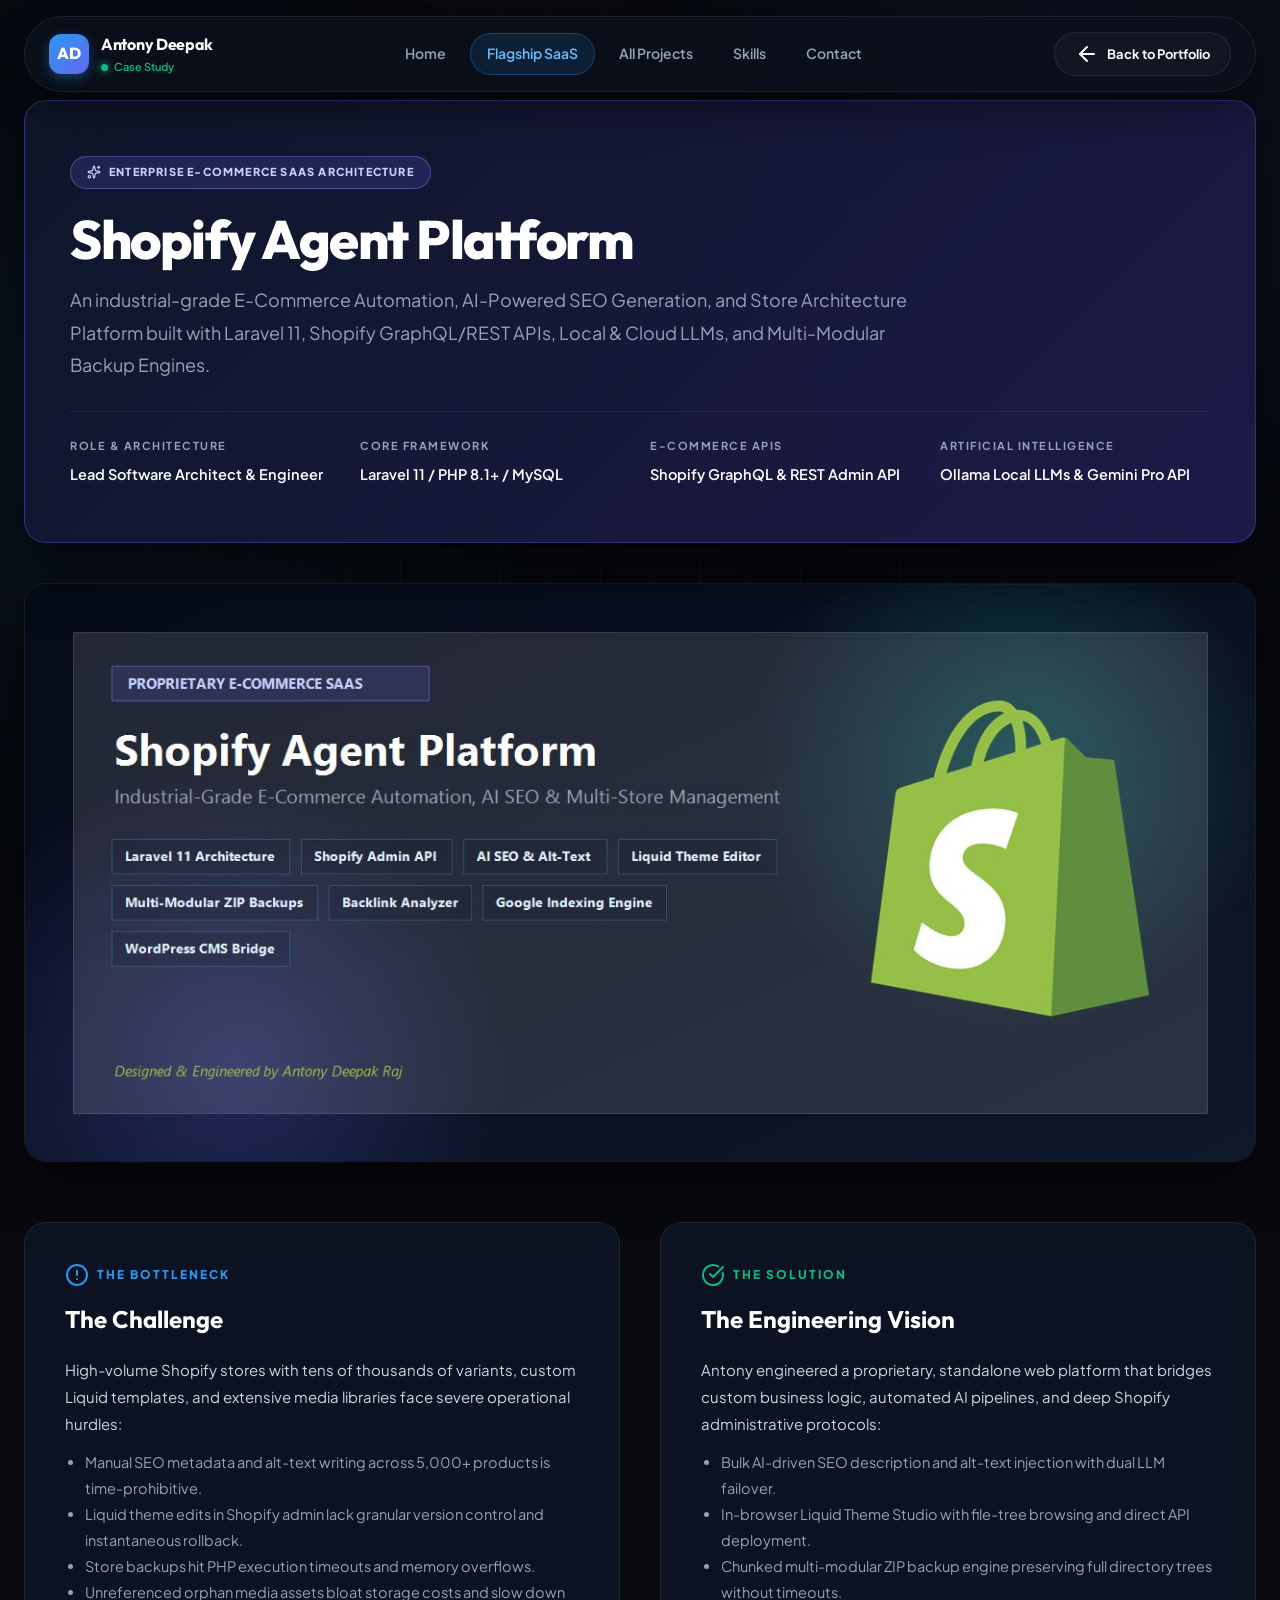
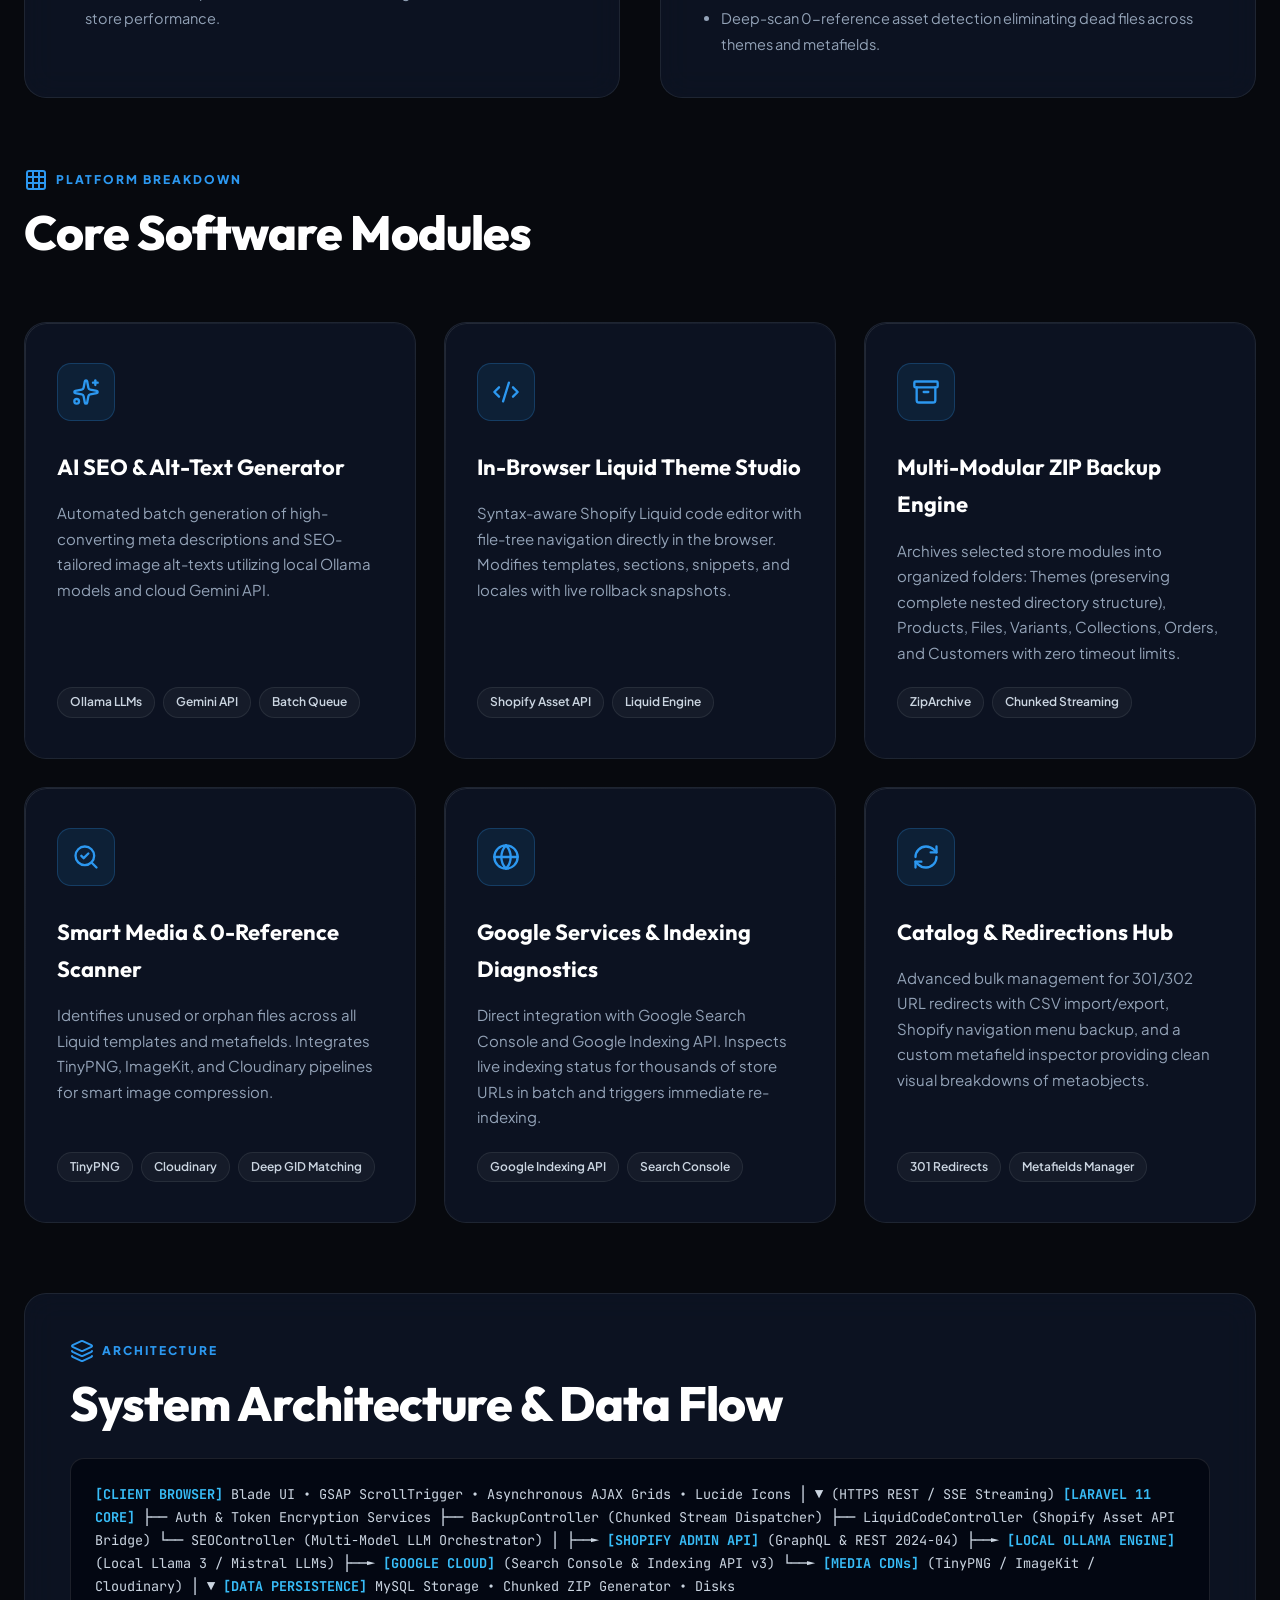
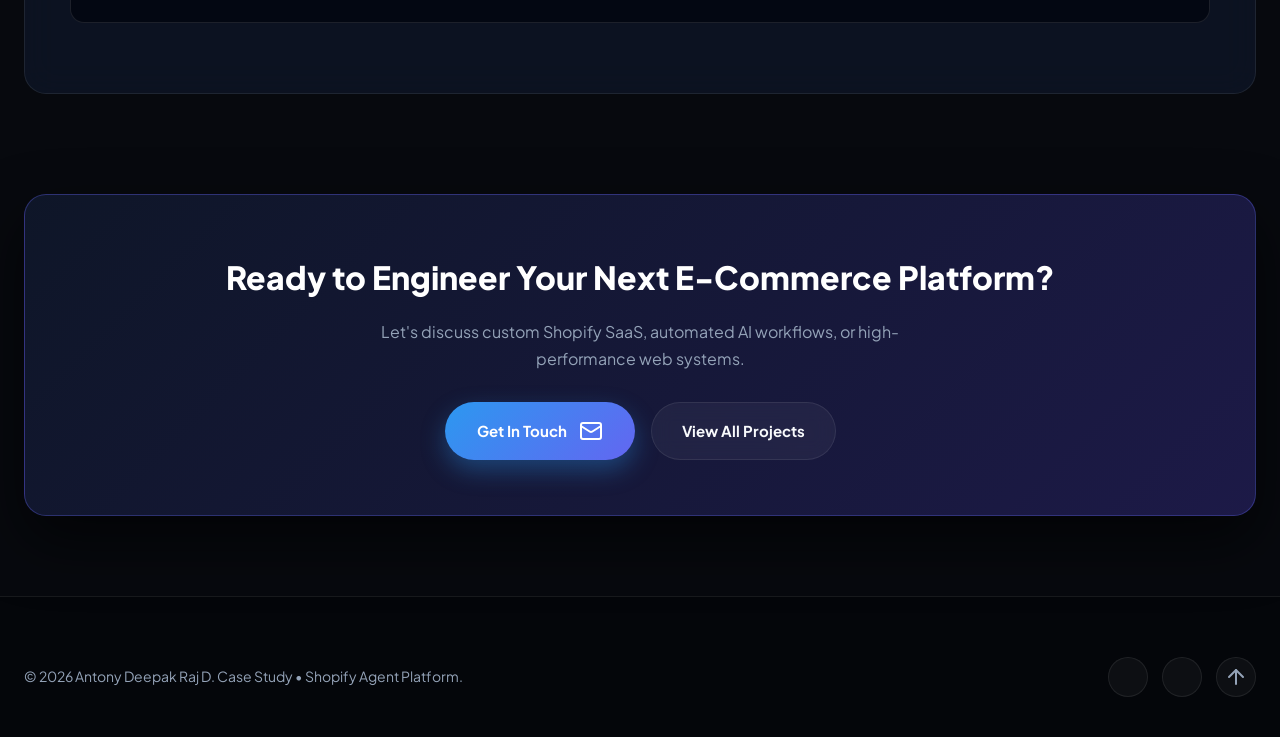
<file: shopify-software.html>
<!DOCTYPE html>
<html lang="en">

<head>
  <meta charset="utf-8">
  <meta http-equiv="X-UA-Compatible" content="IE=edge">
  <title>Shopify Agent Platform - Proprietary SaaS Case Study | Antony Deepak Raj</title>
  <meta name="viewport" content="width=device-width, initial-scale=1">
  <meta name="description" content="Technical Case Study: Shopify Agent Platform — An industrial-grade E-Commerce Automation, AI SEO generation, and Liquid Theme Studio platform engineered with Laravel 11 by Antony Deepak Raj." />
  <meta name="author" content="Antony Deepak Raj" />

  <!-- Favicon -->
  <link rel="shortcut icon" href="favicon.ico">

  <!-- Modern Fonts -->
  <link rel="preconnect" href="https://fonts.googleapis.com">
  <link rel="preconnect" href="https://fonts.gstatic.com" crossorigin>
  <link href="https://fonts.googleapis.com/css2?family=Outfit:wght@300;400;500;600;700;800;900&family=Plus+Jakarta+Sans:wght@300;400;500;600;700;800&family=JetBrains+Mono:wght@400;500;600&display=swap" rel="stylesheet">

  <!-- Modern Stylesheet -->
  <link rel="stylesheet" href="css/modern.css">

  <style>
    .case-hero-card {
      background: linear-gradient(135deg, rgba(15, 23, 42, 0.95) 0%, rgba(30, 27, 75, 0.95) 100%);
      border: 1px solid rgba(99, 102, 241, 0.35);
      border-radius: var(--radius-lg);
      padding: 55px 45px;
      margin-top: 100px;
      margin-bottom: 40px;
      position: relative;
      overflow: hidden;
      box-shadow: 0 25px 60px rgba(0, 0, 0, 0.6);
    }
    .case-spec-grid {
      display: grid;
      grid-template-columns: repeat(auto-fit, minmax(200px, 1fr));
      gap: 20px;
      padding-top: 25px;
      margin-top: 30px;
      border-top: 1px solid var(--border-subtle);
    }
    .case-spec-item span {
      display: block;
      font-size: 11px;
      text-transform: uppercase;
      letter-spacing: 1.5px;
      color: var(--text-muted);
      font-weight: 700;
      margin-bottom: 4px;
    }
    .case-spec-item strong {
      color: #fff;
      font-size: 14.5px;
      font-weight: 600;
    }
    .arch-code-block {
      background: #030712;
      border: 1px solid rgba(255, 255, 255, 0.1);
      border-radius: var(--radius-md);
      padding: 24px;
      font-family: var(--font-mono);
      font-size: 13.5px;
      color: #cbd5e1;
      margin: 25px 0;
      line-height: 1.7;
      overflow-x: auto;
    }
    .arch-code-block strong {
      color: #38bdf8;
    }
  </style>
</head>

<body>
  <!-- Ambient Glows -->
  <div class="ambient-glow ambient-glow-1"></div>
  <div class="ambient-glow ambient-glow-2"></div>
  <div class="bg-grid-pattern"></div>

  <!-- Navigation -->
  <header class="site-navbar">
    <div class="navbar-inner">
      <a href="index.html#home" class="site-brand">
        <div class="brand-monogram">AD</div>
        <div class="brand-text">
          <span class="brand-name">Antony Deepak</span>
          <span class="brand-status"><span class="status-dot"></span> Case Study</span>
        </div>
      </a>

      <ul class="nav-links-desktop">
        <li class="nav-link-item"><a href="index.html#home">Home</a></li>
        <li class="nav-link-item"><a href="index.html#flagship" class="highlight">Flagship SaaS</a></li>
        <li class="nav-link-item"><a href="index.html#projects">All Projects</a></li>
        <li class="nav-link-item"><a href="index.html#skills">Skills</a></li>
        <li class="nav-link-item"><a href="index.html#contact">Contact</a></li>
      </ul>

      <div class="nav-actions">
        <a href="index.html#projects" class="btn-nav-action btn-nav-outline">
          <i data-lucide="arrow-left"></i> Back to Portfolio
        </a>
      </div>
    </div>
  </header>

  <main class="main-wrapper">
    <!-- Hero Showcase Header -->
    <div class="case-hero-card">
      <span class="flagship-badge">
        <i data-lucide="sparkles" style="width: 14px; height: 14px;"></i> Enterprise E-Commerce SaaS Architecture
      </span>
      <h1 class="hero-title" style="margin-bottom: 15px; font-size: clamp(32px, 4.5vw, 54px);">
        Shopify Agent Platform
      </h1>
      <p class="hero-description" style="max-width: 850px; margin-bottom: 0;">
        An industrial-grade E-Commerce Automation, AI-Powered SEO Generation, and Store Architecture Platform built with Laravel 11, Shopify GraphQL/REST APIs, Local & Cloud LLMs, and Multi-Modular Backup Engines.
      </p>

      <div class="case-spec-grid">
        <div class="case-spec-item">
          <span>Role & Architecture</span>
          <strong>Lead Software Architect & Engineer</strong>
        </div>
        <div class="case-spec-item">
          <span>Core Framework</span>
          <strong>Laravel 11 / PHP 8.1+ / MySQL</strong>
        </div>
        <div class="case-spec-item">
          <span>E-Commerce APIs</span>
          <strong>Shopify GraphQL & REST Admin API</strong>
        </div>
        <div class="case-spec-item">
          <span>Artificial Intelligence</span>
          <strong>Ollama Local LLMs & Gemini Pro API</strong>
        </div>
      </div>
    </div>

    <!-- Featured Showcase Image -->
    <div style="border-radius: var(--radius-lg); overflow: hidden; border: 1px solid var(--border-subtle); box-shadow: 0 20px 50px rgba(0,0,0,0.6); margin-bottom: 60px;">
      <img src="images/shopify-project.jpg" alt="Shopify Agent Platform Banner" style="width: 100%; height: auto; display: block;">
    </div>

    <!-- The Problem & Solution -->
    <div style="display: grid; grid-template-columns: 1fr 1fr; gap: 40px; margin-bottom: 70px;">
      <div style="background: var(--bg-card); border: 1px solid var(--border-subtle); border-radius: var(--radius-lg); padding: 40px; backdrop-filter: var(--glass-blur);">
        <span class="section-eyebrow"><i data-lucide="alert-circle"></i> The Bottleneck</span>
        <h3 style="font-family: var(--font-heading); font-size: 24px; color: #fff; margin-bottom: 16px;">The Challenge</h3>
        <p style="color: var(--text-sub); line-height: 1.8; font-size: 15px; margin-bottom: 12px;">
          High-volume Shopify stores with tens of thousands of variants, custom Liquid templates, and extensive media libraries face severe operational hurdles:
        </p>
        <ul style="color: var(--text-muted); font-size: 14.5px; line-height: 1.8; padding-left: 20px;">
          <li>Manual SEO metadata and alt-text writing across 5,000+ products is time-prohibitive.</li>
          <li>Liquid theme edits in Shopify admin lack granular version control and instantaneous rollback.</li>
          <li>Store backups hit PHP execution timeouts and memory overflows.</li>
          <li>Unreferenced orphan media assets bloat storage costs and slow down store performance.</li>
        </ul>
      </div>

      <div style="background: var(--bg-card); border: 1px solid var(--border-subtle); border-radius: var(--radius-lg); padding: 40px; backdrop-filter: var(--glass-blur);">
        <span class="section-eyebrow" style="color: var(--accent-emerald);"><i data-lucide="check-circle"></i> The Solution</span>
        <h3 style="font-family: var(--font-heading); font-size: 24px; color: #fff; margin-bottom: 16px;">The Engineering Vision</h3>
        <p style="color: var(--text-sub); line-height: 1.8; font-size: 15px; margin-bottom: 12px;">
          Antony engineered a proprietary, standalone web platform that bridges custom business logic, automated AI pipelines, and deep Shopify administrative protocols:
        </p>
        <ul style="color: var(--text-muted); font-size: 14.5px; line-height: 1.8; padding-left: 20px;">
          <li>Bulk AI-driven SEO description and alt-text injection with dual LLM failover.</li>
          <li>In-browser Liquid Theme Studio with file-tree browsing and direct API deployment.</li>
          <li>Chunked multi-modular ZIP backup engine preserving full directory trees without timeouts.</li>
          <li>Deep-scan 0-reference asset detection eliminating dead files across themes and metafields.</li>
        </ul>
      </div>
    </div>

    <!-- Core Modules Grid -->
    <div class="section-head">
      <span class="section-eyebrow"><i data-lucide="grid"></i> Platform Breakdown</span>
      <h2 class="section-title">Core Software Modules</h2>
    </div>

    <div class="services-grid" style="margin-bottom: 70px;">
      <div class="service-card">
        <div class="service-icon-box"><i data-lucide="sparkles"></i></div>
        <h3>AI SEO & Alt-Text Generator</h3>
        <p>Automated batch generation of high-converting meta descriptions and SEO-tailored image alt-texts utilizing local Ollama models and cloud Gemini API.</p>
        <div class="service-tech-tags">
          <span class="service-tag">Ollama LLMs</span>
          <span class="service-tag">Gemini API</span>
          <span class="service-tag">Batch Queue</span>
        </div>
      </div>

      <div class="service-card">
        <div class="service-icon-box"><i data-lucide="code-2"></i></div>
        <h3>In-Browser Liquid Theme Studio</h3>
        <p>Syntax-aware Shopify Liquid code editor with file-tree navigation directly in the browser. Modifies templates, sections, snippets, and locales with live rollback snapshots.</p>
        <div class="service-tech-tags">
          <span class="service-tag">Shopify Asset API</span>
          <span class="service-tag">Liquid Engine</span>
        </div>
      </div>

      <div class="service-card">
        <div class="service-icon-box"><i data-lucide="archive"></i></div>
        <h3>Multi-Modular ZIP Backup Engine</h3>
        <p>Archives selected store modules into organized folders: Themes (preserving complete nested directory structure), Products, Files, Variants, Collections, Orders, and Customers with zero timeout limits.</p>
        <div class="service-tech-tags">
          <span class="service-tag">ZipArchive</span>
          <span class="service-tag">Chunked Streaming</span>
        </div>
      </div>

      <div class="service-card">
        <div class="service-icon-box"><i data-lucide="search-check"></i></div>
        <h3>Smart Media & 0-Reference Scanner</h3>
        <p>Identifies unused or orphan files across all Liquid templates and metafields. Integrates TinyPNG, ImageKit, and Cloudinary pipelines for smart image compression.</p>
        <div class="service-tech-tags">
          <span class="service-tag">TinyPNG</span>
          <span class="service-tag">Cloudinary</span>
          <span class="service-tag">Deep GID Matching</span>
        </div>
      </div>

      <div class="service-card">
        <div class="service-icon-box"><i data-lucide="globe"></i></div>
        <h3>Google Services & Indexing Diagnostics</h3>
        <p>Direct integration with Google Search Console and Google Indexing API. Inspects live indexing status for thousands of store URLs in batch and triggers immediate re-indexing.</p>
        <div class="service-tech-tags">
          <span class="service-tag">Google Indexing API</span>
          <span class="service-tag">Search Console</span>
        </div>
      </div>

      <div class="service-card">
        <div class="service-icon-box"><i data-lucide="refresh-cw"></i></div>
        <h3>Catalog & Redirections Hub</h3>
        <p>Advanced bulk management for 301/302 URL redirects with CSV import/export, Shopify navigation menu backup, and a custom metafield inspector providing clean visual breakdowns of metaobjects.</p>
        <div class="service-tech-tags">
          <span class="service-tag">301 Redirects</span>
          <span class="service-tag">Metafields Manager</span>
        </div>
      </div>
    </div>

    <!-- Technical Architecture Diagram -->
    <div style="background: var(--bg-card); border: 1px solid var(--border-subtle); border-radius: var(--radius-lg); padding: 45px; backdrop-filter: var(--glass-blur); margin-bottom: 70px;">
      <span class="section-eyebrow"><i data-lucide="layers"></i> Architecture</span>
      <h2 class="section-title">System Architecture & Data Flow</h2>

      <div class="arch-code-block">
<strong>[CLIENT BROWSER]</strong> Blade UI • GSAP ScrollTrigger • Asynchronous AJAX Grids • Lucide Icons
       │
       ▼ (HTTPS REST / SSE Streaming)
<strong>[LARAVEL 11 CORE]</strong>
  ├── Auth & Token Encryption Services
  ├── BackupController (Chunked Stream Dispatcher)
  ├── LiquidCodeController (Shopify Asset API Bridge)
  └── SEOController (Multi-Model LLM Orchestrator)
       │
       ├──► <strong>[SHOPIFY ADMIN API]</strong> (GraphQL & REST 2024-04)
       ├──► <strong>[LOCAL OLLAMA ENGINE]</strong> (Local Llama 3 / Mistral LLMs)
       ├──► <strong>[GOOGLE CLOUD]</strong> (Search Console & Indexing API v3)
       └──► <strong>[MEDIA CDNs]</strong> (TinyPNG / ImageKit / Cloudinary)
       │
       ▼
<strong>[DATA PERSISTENCE]</strong> MySQL Storage • Chunked ZIP Generator • Disks
      </div>
    </div>

    <!-- Bottom CTA Card -->
    <div class="case-hero-card" style="text-align: center; margin-bottom: 80px;">
      <h2 style="color: #fff; font-size: 32px; font-weight: 800; margin-bottom: 14px;">Ready to Engineer Your Next E-Commerce Platform?</h2>
      <p style="color: var(--text-muted); max-width: 600px; margin: 0 auto 30px; font-size: 16px;">
        Let's discuss custom Shopify SaaS, automated AI workflows, or high-performance web systems.
      </p>
      <div style="display: flex; gap: 16px; justify-content: center; flex-wrap: wrap;">
        <a href="index.html#contact" class="btn-primary-glow btn">
          Get In Touch <i data-lucide="mail"></i>
        </a>
        <a href="index.html#projects" class="btn-secondary-glass btn">
          View All Projects
        </a>
      </div>
    </div>
  </main>

  <!-- Footer -->
  <footer class="site-footer">
    <div class="main-wrapper">
      <div class="footer-inner">
        <div class="footer-copyright">
          &copy; <script>document.write(new Date().getFullYear());</script> Antony Deepak Raj D. Case Study • Shopify Agent Platform.
        </div>
        <div class="footer-social-links">
          <a href="https://www.linkedin.com/in/antony-deepak-raj" target="_blank" class="footer-social-link"><i data-lucide="linkedin"></i></a>
          <a href="https://github.com/Xx-Antony-xX" target="_blank" class="footer-social-link"><i data-lucide="github"></i></a>
          <a href="index.html#home" class="footer-social-link"><i data-lucide="arrow-up"></i></a>
        </div>
      </div>
    </div>
  </footer>

  <!-- Scripts -->
  <script src="js/gsap.min.js"></script>
  <script src="js/ScrollTrigger.min.js"></script>
  <script src="js/lucide.min.js"></script>
  <script src="js/animations.js"></script>
</body>

</html>
</file>
<file: css/modern.css>
/* ==========================================================================
   ANTONY DEEPAK - ULTRA-MODERN PORTFOLIO STYLESHEET
   Design: High-Tech Glassmorphism, Deep Obsidian Dark Mode & Vibrant Accents
   ========================================================================== */

@import url('https://fonts.googleapis.com/css2?family=Outfit:wght@300;400;500;600;700;800;900&family=Plus+Jakarta+Sans:wght@300;400;500;600;700;800&family=JetBrains+Mono:wght@400;500;600&display=swap');

:root {
  /* Color Palette */
  --bg-dark: #07090e;
  --bg-card: rgba(15, 23, 42, 0.7);
  --bg-card-hover: rgba(30, 41, 69, 0.85);
  --bg-surface: #0c111d;
  --bg-elevated: #111827;

  /* Brand Accents */
  --primary: #2c98f0;
  --primary-glow: rgba(44, 152, 240, 0.35);
  --accent-indigo: #6366f1;
  --accent-cyan: #06b6d4;
  --accent-emerald: #10b981;
  --accent-shopify: #96bf48;

  /* Typography */
  --font-heading: 'Outfit', sans-serif;
  --font-body: 'Plus Jakarta Sans', sans-serif;
  --font-mono: 'JetBrains Mono', monospace;

  /* Text Colors */
  --text-main: #f8fafc;
  --text-muted: #94a3b8;
  --text-sub: #cbd5e1;

  /* Borders & Glass */
  --border-subtle: rgba(255, 255, 255, 0.08);
  --border-hover: rgba(44, 152, 240, 0.45);
  --glass-blur: blur(16px);
  --radius-sm: 8px;
  --radius-md: 14px;
  --radius-lg: 22px;
  --radius-full: 9999px;

  /* Shadows */
  --shadow-card: 0 10px 30px -10px rgba(0, 0, 0, 0.5);
  --shadow-glow: 0 0 35px -5px rgba(44, 152, 240, 0.25);
  --shadow-neon: 0 0 25px rgba(99, 102, 241, 0.3);
}

/* Base & Reset */
*, *::before, *::after {
  box-sizing: border-box;
  margin: 0;
  padding: 0;
}

html {
  scroll-behavior: smooth;
  font-size: 16px;
  background-color: var(--bg-dark);
  color: var(--text-main);
  overflow-x: hidden;
}

body {
  font-family: var(--font-body);
  background-color: var(--bg-dark);
  color: var(--text-sub);
  line-height: 1.7;
  overflow-x: hidden;
  -webkit-font-smoothing: antialiased;
  -moz-osx-font-smoothing: grayscale;
  position: relative;
}

/* Custom Scrollbar */
::-webkit-scrollbar {
  width: 10px;
}
::-webkit-scrollbar-track {
  background: var(--bg-dark);
}
::-webkit-scrollbar-thumb {
  background: #1e293b;
  border-radius: var(--radius-full);
  border: 2px solid var(--bg-dark);
}
::-webkit-scrollbar-thumb:hover {
  background: var(--primary);
}

/* Ambient Background Canvas / Glows */
.ambient-glow {
  position: fixed;
  width: 600px;
  height: 600px;
  border-radius: 50%;
  pointer-events: none;
  z-index: 0;
  filter: blur(140px);
  opacity: 0.22;
  transition: transform 0.2s cubic-bezier(0.2, 0, 0.2, 1);
  will-change: transform;
}

.ambient-glow-1 {
  top: -100px;
  right: -100px;
  background: radial-gradient(circle, var(--accent-indigo), transparent 70%);
}

.ambient-glow-2 {
  bottom: 20%;
  left: -150px;
  background: radial-gradient(circle, var(--primary), transparent 70%);
}

.ambient-glow-3 {
  top: 50%;
  right: 10%;
  background: radial-gradient(circle, var(--accent-cyan), transparent 70%);
  opacity: 0.12;
}

/* Background Grid Pattern */
.bg-grid-pattern {
  position: fixed;
  inset: 0;
  background-image: 
    linear-gradient(to right, rgba(255, 255, 255, 0.03) 1px, transparent 1px),
    linear-gradient(to bottom, rgba(255, 255, 255, 0.03) 1px, transparent 1px);
  background-size: 50px 50px;
  pointer-events: none;
  z-index: 0;
  mask-image: radial-gradient(circle at center, black 40%, transparent 85%);
  -webkit-mask-image: radial-gradient(circle at center, black 40%, transparent 85%);
}

/* Content Container */
.main-wrapper {
  position: relative;
  z-index: 1;
  max-width: 1320px;
  margin: 0 auto;
  padding: 0 24px;
}

/* ==========================================================================
   NAVIGATION BAR
   ========================================================================== */
.site-navbar {
  position: fixed;
  top: 16px;
  left: 0;
  right: 0;
  z-index: 1000;
  padding: 0 24px;
  transition: all 0.3s ease;
}

.navbar-inner {
  max-width: 1280px;
  margin: 0 auto;
  display: flex;
  align-items: center;
  justify-content: space-between;
  padding: 12px 24px;
  background: rgba(12, 17, 29, 0.82);
  backdrop-filter: var(--glass-blur);
  -webkit-backdrop-filter: var(--glass-blur);
  border: 1px solid var(--border-subtle);
  border-radius: var(--radius-full);
  box-shadow: 0 20px 40px rgba(0, 0, 0, 0.4);
}

.site-brand {
  display: flex;
  align-items: center;
  gap: 12px;
  text-decoration: none;
  color: var(--text-main);
}

.brand-monogram {
  width: 40px;
  height: 40px;
  background: linear-gradient(135deg, var(--primary), var(--accent-indigo));
  border-radius: 12px;
  display: flex;
  align-items: center;
  justify-content: center;
  font-family: var(--font-heading);
  font-weight: 800;
  font-size: 16px;
  color: #fff;
  box-shadow: 0 4px 12px var(--primary-glow);
}

.brand-text {
  display: flex;
  flex-direction: column;
}

.brand-name {
  font-family: var(--font-heading);
  font-weight: 700;
  font-size: 16px;
  letter-spacing: -0.3px;
  color: #fff;
}

.brand-status {
  display: flex;
  align-items: center;
  gap: 6px;
  font-size: 11px;
  color: var(--accent-emerald);
  font-weight: 600;
}

.status-dot {
  width: 7px;
  height: 7px;
  background-color: var(--accent-emerald);
  border-radius: 50%;
  box-shadow: 0 0 8px var(--accent-emerald);
  animation: pulse-dot 2s infinite;
}

@keyframes pulse-dot {
  0% { transform: scale(0.95); opacity: 0.8; }
  50% { transform: scale(1.2); opacity: 1; }
  100% { transform: scale(0.95); opacity: 0.8; }
}

.nav-links-desktop {
  display: flex;
  align-items: center;
  gap: 8px;
  list-style: none;
}

.nav-link-item a {
  display: inline-block;
  padding: 8px 16px;
  color: var(--text-muted);
  text-decoration: none;
  font-size: 14px;
  font-weight: 600;
  border-radius: var(--radius-full);
  transition: all 0.25s ease;
}

.nav-link-item a:hover,
.nav-link-item a.active {
  color: #fff;
  background: rgba(255, 255, 255, 0.08);
}

.nav-link-item a.highlight {
  color: #70bbf9;
  background: rgba(44, 152, 240, 0.12);
  border: 1px solid rgba(44, 152, 240, 0.3);
}

.nav-actions {
  display: flex;
  align-items: center;
  gap: 12px;
}

.btn-nav-action {
  padding: 9px 20px;
  border-radius: var(--radius-full);
  font-size: 13px;
  font-weight: 700;
  text-decoration: none;
  display: inline-flex;
  align-items: center;
  gap: 8px;
  transition: all 0.3s ease;
}

.btn-nav-outline {
  color: var(--text-main);
  border: 1px solid var(--border-subtle);
  background: rgba(255, 255, 255, 0.03);
}

.btn-nav-outline:hover {
  background: rgba(255, 255, 255, 0.1);
  color: #fff;
  border-color: rgba(255, 255, 255, 0.2);
}

.btn-nav-primary {
  background: linear-gradient(135deg, var(--primary), var(--accent-indigo));
  color: #fff;
  box-shadow: 0 4px 15px var(--primary-glow);
}

.btn-nav-primary:hover {
  transform: translateY(-2px);
  box-shadow: 0 6px 20px rgba(44, 152, 240, 0.5);
  color: #fff;
}

/* Mobile Hamburger Toggle */
.mobile-nav-toggle {
  display: none;
  background: transparent;
  border: none;
  cursor: pointer;
  padding: 8px;
  color: var(--text-main);
  outline: none;
}

.mobile-drawer {
  position: fixed;
  inset: 0;
  background: rgba(7, 9, 14, 0.95);
  backdrop-filter: blur(25px);
  z-index: 999;
  display: flex;
  flex-direction: column;
  justify-content: center;
  padding: 40px;
  transform: translateY(-100%);
  opacity: 0;
  transition: all 0.4s cubic-bezier(0.16, 1, 0.3, 1);
  pointer-events: none;
}

.mobile-drawer.active {
  transform: translateY(0);
  opacity: 1;
  pointer-events: auto;
}

.mobile-drawer-links {
  list-style: none;
  display: flex;
  flex-direction: column;
  gap: 20px;
  margin-bottom: 40px;
}

.mobile-drawer-links a {
  color: var(--text-main);
  font-family: var(--font-heading);
  font-size: 26px;
  font-weight: 700;
  text-decoration: none;
  display: flex;
  align-items: center;
  justify-content: space-between;
}

/* ==========================================================================
   HERO SECTION
   ========================================================================== */
.hero-section {
  min-height: 100vh;
  display: flex;
  align-items: center;
  padding: 140px 0 80px;
  position: relative;
}

.hero-grid {
  display: grid;
  grid-template-columns: 1.15fr 0.85fr;
  align-items: center;
  gap: 60px;
  width: 100%;
}

.badge-tag {
  display: inline-flex;
  align-items: center;
  gap: 10px;
  padding: 7px 18px;
  background: rgba(44, 152, 240, 0.1);
  border: 1px solid rgba(44, 152, 240, 0.3);
  border-radius: var(--radius-full);
  color: #70bbf9;
  font-size: 13px;
  font-weight: 700;
  text-transform: uppercase;
  letter-spacing: 1px;
  margin-bottom: 25px;
}

.hero-title {
  font-family: var(--font-heading);
  font-size: clamp(38px, 5.5vw, 68px);
  font-weight: 800;
  line-height: 1.12;
  letter-spacing: -1.5px;
  color: #ffffff;
  margin-bottom: 25px;
}

.text-gradient {
  background: linear-gradient(135deg, #ffffff 10%, #70bbf9 50%, #818cf8 100%);
  -webkit-background-clip: text;
  -webkit-text-fill-color: transparent;
}

.text-gradient-alt {
  background: linear-gradient(135deg, #38bdf8 0%, #10b981 100%);
  -webkit-background-clip: text;
  -webkit-text-fill-color: transparent;
}

.hero-description {
  font-size: 18px;
  color: var(--text-muted);
  line-height: 1.8;
  max-width: 620px;
  margin-bottom: 40px;
}

.hero-cta-group {
  display: flex;
  flex-wrap: wrap;
  gap: 16px;
  margin-bottom: 50px;
}

.btn-primary-glow {
  background: linear-gradient(135deg, var(--primary) 0%, var(--accent-indigo) 100%);
  color: #fff !important;
  font-weight: 700;
  padding: 15px 32px;
  border-radius: var(--radius-full);
  text-decoration: none;
  display: inline-flex;
  align-items: center;
  gap: 12px;
  font-size: 15px;
  box-shadow: 0 10px 25px var(--primary-glow);
  transition: all 0.3s cubic-bezier(0.2, 0.8, 0.2, 1);
  border: none;
}

.btn-primary-glow:hover {
  transform: translateY(-3px) scale(1.02);
  box-shadow: 0 15px 35px rgba(44, 152, 240, 0.5);
  color: #fff;
}

.btn-secondary-glass {
  background: rgba(255, 255, 255, 0.05);
  border: 1px solid var(--border-subtle);
  color: var(--text-main) !important;
  font-weight: 700;
  padding: 15px 30px;
  border-radius: var(--radius-full);
  text-decoration: none;
  display: inline-flex;
  align-items: center;
  gap: 10px;
  font-size: 15px;
  backdrop-filter: blur(10px);
  transition: all 0.3s ease;
}

.btn-secondary-glass:hover {
  background: rgba(255, 255, 255, 0.12);
  border-color: rgba(255, 255, 255, 0.25);
  transform: translateY(-2px);
  color: #fff;
}

/* Quick Metrics Row in Hero */
.hero-metrics-bar {
  display: grid;
  grid-template-columns: repeat(3, 1fr);
  gap: 25px;
  padding-top: 30px;
  border-top: 1px solid var(--border-subtle);
}

.metric-item .metric-val {
  font-family: var(--font-heading);
  font-size: 34px;
  font-weight: 800;
  color: #fff;
  line-height: 1;
  margin-bottom: 6px;
}

.metric-item .metric-val span {
  color: var(--primary);
}

.metric-item .metric-lbl {
  font-size: 13px;
  color: var(--text-muted);
  font-weight: 500;
}

/* Hero Right Side Visual */
.hero-visual-card {
  position: relative;
  display: flex;
  justify-content: center;
  align-items: center;
}

.hero-avatar-frame {
  position: relative;
  width: 380px;
  height: 440px;
  border-radius: 30px;
  overflow: hidden;
  border: 1px solid rgba(255, 255, 255, 0.15);
  box-shadow: 0 30px 60px rgba(0, 0, 0, 0.6);
  background: #0d121f;
}

.hero-avatar-frame img {
  width: 100%;
  height: 100%;
  object-fit: cover;
  filter: contrast(1.05);
}

.hero-avatar-overlay {
  position: absolute;
  inset: 0;
  background: linear-gradient(to top, rgba(7, 9, 14, 0.9) 0%, transparent 60%);
  pointer-events: none;
}

.hero-avatar-details {
  position: absolute;
  bottom: 24px;
  left: 24px;
  right: 24px;
}

.hero-avatar-name {
  font-family: var(--font-heading);
  font-size: 20px;
  font-weight: 700;
  color: #fff;
  margin-bottom: 2px;
}

.hero-avatar-role {
  font-size: 13px;
  color: var(--primary);
  font-weight: 600;
}

/* Floating Tech Chips */
.floating-chip {
  position: absolute;
  background: rgba(15, 23, 42, 0.85);
  backdrop-filter: var(--glass-blur);
  border: 1px solid var(--border-subtle);
  padding: 10px 18px;
  border-radius: var(--radius-full);
  display: flex;
  align-items: center;
  gap: 10px;
  box-shadow: 0 15px 30px rgba(0, 0, 0, 0.4);
  font-size: 13px;
  font-weight: 700;
  color: #fff;
  z-index: 2;
  white-space: nowrap;
}

.floating-chip i {
  color: var(--primary);
  font-size: 18px;
}

.chip-1 {
  top: 15px;
  left: -30px;
  border-color: rgba(99, 102, 241, 0.4);
}

.chip-2 {
  bottom: 60px;
  right: -30px;
  border-color: rgba(16, 185, 129, 0.4);
}

.chip-3 {
  top: 45%;
  left: -45px;
  border-color: rgba(150, 191, 72, 0.4);
}

/* ==========================================================================
   GLOBAL SECTION HEADERS
   ========================================================================== */
.section-wrapper {
  padding: 110px 0;
  position: relative;
}

.section-head {
  margin-bottom: 60px;
}

.section-eyebrow {
  display: inline-flex;
  align-items: center;
  gap: 8px;
  font-size: 12px;
  text-transform: uppercase;
  letter-spacing: 2px;
  font-weight: 800;
  color: var(--primary);
  margin-bottom: 12px;
}

.section-title {
  font-family: var(--font-heading);
  font-size: clamp(30px, 4vw, 48px);
  font-weight: 800;
  color: #ffffff;
  letter-spacing: -1px;
  margin-bottom: 16px;
  line-height: 1.2;
}

.section-subtitle {
  font-size: 17px;
  color: var(--text-muted);
  max-width: 650px;
  line-height: 1.7;
}

/* ==========================================================================
   FEATURED FLAGSHIP PROJECT: SHOPIFY AGENT PLATFORM
   ========================================================================== */
.flagship-card {
  position: relative;
  background: linear-gradient(135deg, rgba(15, 23, 42, 0.9) 0%, rgba(20, 30, 55, 0.95) 100%);
  border: 1px solid rgba(99, 102, 241, 0.35);
  border-radius: var(--radius-lg);
  padding: 48px;
  overflow: hidden;
  box-shadow: 0 25px 60px -15px rgba(0, 0, 0, 0.7), 0 0 40px rgba(99, 102, 241, 0.15);
  margin-bottom: 70px;
  transition: all 0.4s cubic-bezier(0.2, 0, 0.2, 1);
}

.flagship-card:hover {
  border-color: var(--primary);
  box-shadow: 0 30px 70px -10px rgba(0, 0, 0, 0.8), 0 0 50px rgba(44, 152, 240, 0.25);
  transform: translateY(-4px);
}

.flagship-glow-top {
  position: absolute;
  top: -150px;
  right: -100px;
  width: 450px;
  height: 450px;
  background: radial-gradient(circle, rgba(99, 102, 241, 0.25) 0%, transparent 70%);
  border-radius: 50%;
  pointer-events: none;
}

.flagship-grid {
  display: grid;
  grid-template-columns: 1.2fr 0.8fr;
  gap: 50px;
  align-items: center;
  position: relative;
  z-index: 1;
}

.flagship-badge {
  display: inline-flex;
  align-items: center;
  gap: 8px;
  background: rgba(99, 102, 241, 0.18);
  border: 1px solid rgba(129, 140, 248, 0.4);
  color: #c7d2fe;
  padding: 6px 16px;
  border-radius: var(--radius-full);
  font-size: 11px;
  font-weight: 800;
  text-transform: uppercase;
  letter-spacing: 1.2px;
  margin-bottom: 20px;
}

.flagship-title {
  font-family: var(--font-heading);
  font-size: clamp(28px, 3.5vw, 42px);
  font-weight: 800;
  color: #fff;
  margin-bottom: 15px;
  letter-spacing: -0.8px;
}

.flagship-description {
  font-size: 16px;
  color: var(--text-sub);
  line-height: 1.8;
  margin-bottom: 30px;
}

.flagship-feature-pills {
  display: grid;
  grid-template-columns: repeat(2, 1fr);
  gap: 14px;
  margin-bottom: 35px;
}

.feature-pill-item {
  display: flex;
  align-items: flex-start;
  gap: 12px;
  padding: 12px 16px;
  background: rgba(255, 255, 255, 0.03);
  border: 1px solid var(--border-subtle);
  border-radius: var(--radius-md);
}

.feature-pill-item i {
  color: var(--primary);
  font-size: 18px;
  margin-top: 2px;
}

.feature-pill-item strong {
  font-size: 13.5px;
  color: #fff;
  display: block;
  margin-bottom: 2px;
}

.feature-pill-item p {
  font-size: 12px;
  color: var(--text-muted);
  margin-bottom: 0;
  line-height: 1.4;
}

.flagship-actions {
  display: flex;
  align-items: center;
  gap: 16px;
}

.flagship-preview-img-box {
  position: relative;
  border-radius: var(--radius-md);
  overflow: hidden;
  border: 1px solid rgba(255, 255, 255, 0.12);
  box-shadow: 0 20px 40px rgba(0, 0, 0, 0.5);
}

.flagship-preview-img-box img {
  width: 100%;
  height: auto;
  display: block;
  transition: transform 0.5s ease;
}

.flagship-preview-img-box:hover img {
  transform: scale(1.03);
}

/* ==========================================================================
   SERVICES CARDS
   ========================================================================== */
.services-grid {
  display: grid;
  grid-template-columns: repeat(auto-fit, minmax(350px, 1fr));
  gap: 28px;
}

.service-card {
  background: var(--bg-card);
  border: 1px solid var(--border-subtle);
  border-radius: var(--radius-lg);
  padding: 40px 32px;
  transition: all 0.35s cubic-bezier(0.2, 0.8, 0.2, 1);
  position: relative;
  overflow: hidden;
  display: flex;
  flex-direction: column;
}

.service-card::after {
  content: '';
  position: absolute;
  inset: 0;
  border-radius: var(--radius-lg);
  padding: 1px;
  background: linear-gradient(135deg, rgba(255,255,255,0.1), transparent 60%);
  -webkit-mask: linear-gradient(#fff 0 0) content-box, linear-gradient(#fff 0 0);
  -webkit-mask-composite: xor;
  mask-composite: exclude;
  pointer-events: none;
}

.service-card:hover {
  background: var(--bg-card-hover);
  border-color: var(--border-hover);
  transform: translateY(-8px);
  box-shadow: var(--shadow-glow);
}

.service-icon-box {
  width: 58px;
  height: 58px;
  border-radius: var(--radius-md);
  background: rgba(44, 152, 240, 0.1);
  border: 1px solid rgba(44, 152, 240, 0.25);
  display: flex;
  align-items: center;
  justify-content: center;
  color: var(--primary);
  margin-bottom: 28px;
  transition: all 0.3s ease;
}

.service-card:hover .service-icon-box {
  background: var(--primary);
  color: #fff;
  transform: scale(1.1);
  box-shadow: 0 8px 20px var(--primary-glow);
}

.service-card h3 {
  font-family: var(--font-heading);
  font-size: 22px;
  font-weight: 700;
  color: #fff;
  margin-bottom: 14px;
}

.service-card p {
  color: var(--text-muted);
  font-size: 15px;
  line-height: 1.7;
  margin-bottom: 22px;
  flex-grow: 1;
}

.service-tech-tags {
  display: flex;
  flex-wrap: wrap;
  gap: 8px;
}

.service-tag {
  font-size: 12px;
  font-weight: 600;
  padding: 4px 12px;
  background: rgba(255, 255, 255, 0.04);
  border: 1px solid rgba(255, 255, 255, 0.08);
  border-radius: var(--radius-full);
  color: var(--text-sub);
}

/* ==========================================================================
   PROJECTS SECTION & FILTERS
   ========================================================================== */
.projects-filter-bar {
  display: flex;
  flex-wrap: wrap;
  gap: 12px;
  margin-bottom: 45px;
}

.filter-btn {
  background: rgba(255, 255, 255, 0.03);
  border: 1px solid var(--border-subtle);
  color: var(--text-muted);
  font-family: var(--font-body);
  font-size: 14px;
  font-weight: 600;
  padding: 10px 22px;
  border-radius: var(--radius-full);
  cursor: pointer;
  transition: all 0.25s ease;
}

.filter-btn:hover,
.filter-btn.active {
  background: var(--primary);
  color: #fff;
  border-color: var(--primary);
  box-shadow: 0 4px 15px var(--primary-glow);
}

.projects-grid {
  display: grid;
  grid-template-columns: repeat(auto-fill, minmax(360px, 1fr));
  gap: 32px;
}

.project-item-card {
  background: var(--bg-card);
  border: 1px solid var(--border-subtle);
  border-radius: var(--radius-lg);
  overflow: hidden;
  transition: all 0.35s ease;
  display: flex;
  flex-direction: column;
}

.project-item-card:hover {
  transform: translateY(-8px);
  border-color: var(--border-hover);
  box-shadow: var(--shadow-card), var(--shadow-glow);
}

.project-img-wrapper {
  position: relative;
  width: 100%;
  height: 220px;
  overflow: hidden;
  background: #000;
}

.project-img-wrapper img {
  width: 100%;
  height: 100%;
  object-fit: cover;
  transition: transform 0.6s cubic-bezier(0.2, 0.8, 0.2, 1);
}

.project-item-card:hover .project-img-wrapper img {
  transform: scale(1.08);
}

.project-category-badge {
  position: absolute;
  top: 16px;
  left: 16px;
  background: rgba(12, 17, 29, 0.85);
  backdrop-filter: blur(10px);
  padding: 5px 14px;
  border-radius: var(--radius-full);
  font-size: 11px;
  font-weight: 700;
  text-transform: uppercase;
  letter-spacing: 1px;
  color: #70bbf9;
  border: 1px solid rgba(44, 152, 240, 0.3);
}

.project-content {
  padding: 28px;
  display: flex;
  flex-direction: column;
  flex-grow: 1;
}

.project-title {
  font-family: var(--font-heading);
  font-size: 20px;
  font-weight: 700;
  color: #fff;
  margin-bottom: 10px;
}

.project-desc {
  font-size: 14px;
  color: var(--text-muted);
  line-height: 1.6;
  margin-bottom: 20px;
  flex-grow: 1;
}

.project-footer {
  display: flex;
  align-items: center;
  justify-content: space-between;
  padding-top: 18px;
  border-top: 1px solid var(--border-subtle);
}

.project-link-btn {
  color: var(--primary);
  font-size: 13.5px;
  font-weight: 700;
  text-decoration: none;
  display: inline-flex;
  align-items: center;
  gap: 6px;
  transition: gap 0.2s;
}

.project-link-btn:hover {
  color: #70bbf9;
  gap: 10px;
}

/* ==========================================================================
   SKILLS & TECHNICAL ARCHITECTURE
   ========================================================================== */
.skills-grid {
  display: grid;
  grid-template-columns: repeat(auto-fit, minmax(360px, 1fr));
  gap: 32px;
}

.skill-category-box {
  background: var(--bg-card);
  border: 1px solid var(--border-subtle);
  border-radius: var(--radius-lg);
  padding: 36px 30px;
  backdrop-filter: var(--glass-blur);
}

.skill-cat-title {
  font-family: var(--font-heading);
  font-size: 20px;
  font-weight: 700;
  color: #fff;
  margin-bottom: 24px;
  display: flex;
  align-items: center;
  gap: 12px;
}

.skill-cat-title i {
  color: var(--primary);
}

.skill-bar-item {
  margin-bottom: 20px;
}

.skill-bar-item:last-child {
  margin-bottom: 0;
}

.skill-info {
  display: flex;
  justify-content: space-between;
  align-items: center;
  margin-bottom: 8px;
  font-size: 14px;
  font-weight: 600;
  color: var(--text-sub);
}

.skill-track {
  width: 100%;
  height: 8px;
  background: rgba(255, 255, 255, 0.06);
  border-radius: var(--radius-full);
  overflow: hidden;
}

.skill-progress {
  height: 100%;
  border-radius: var(--radius-full);
  background: linear-gradient(90deg, var(--primary), var(--accent-indigo));
  width: 0%; /* Animated via GSAP */
  transition: width 1.2s cubic-bezier(0.16, 1, 0.3, 1);
}

.skill-progress.green {
  background: linear-gradient(90deg, var(--accent-shopify), #10b981);
}

.skill-progress.cyan {
  background: linear-gradient(90deg, #06b6d4, var(--primary));
}

/* ==========================================================================
   TIMELINE (EXPERIENCE)
   ========================================================================== */
.modern-timeline {
  position: relative;
  max-width: 900px;
  margin: 0 auto;
}

.modern-timeline::before {
  content: '';
  position: absolute;
  top: 0;
  bottom: 0;
  left: 20px;
  width: 2px;
  background: linear-gradient(to bottom, var(--primary) 0%, var(--accent-indigo) 50%, rgba(255,255,255,0.05) 100%);
}

.timeline-entry-modern {
  position: relative;
  padding-left: 60px;
  margin-bottom: 45px;
}

.timeline-entry-modern:last-child {
  margin-bottom: 0;
}

.timeline-node-dot {
  position: absolute;
  left: 11px;
  top: 4px;
  width: 20px;
  height: 20px;
  border-radius: 50%;
  background: var(--bg-dark);
  border: 3px solid var(--primary);
  box-shadow: 0 0 12px var(--primary);
  z-index: 2;
}

.timeline-card-content {
  background: var(--bg-card);
  border: 1px solid var(--border-subtle);
  border-radius: var(--radius-lg);
  padding: 32px 30px;
  transition: all 0.3s ease;
}

.timeline-card-content:hover {
  border-color: var(--border-hover);
  transform: translateX(6px);
  box-shadow: var(--shadow-glow);
}

.timeline-period-badge {
  display: inline-block;
  background: rgba(44, 152, 240, 0.12);
  color: #70bbf9;
  border: 1px solid rgba(44, 152, 240, 0.25);
  font-size: 11px;
  font-weight: 700;
  text-transform: uppercase;
  padding: 4px 12px;
  border-radius: var(--radius-full);
  margin-bottom: 12px;
}

.timeline-role-title {
  font-family: var(--font-heading);
  font-size: 20px;
  font-weight: 700;
  color: #fff;
  margin-bottom: 6px;
}

.timeline-company-name {
  font-size: 14px;
  color: var(--primary);
  font-weight: 600;
  margin-bottom: 16px;
}

.timeline-bullets {
  list-style: none;
  display: flex;
  flex-direction: column;
  gap: 10px;
}

.timeline-bullets li {
  position: relative;
  padding-left: 20px;
  font-size: 14px;
  color: var(--text-sub);
  line-height: 1.6;
}

.timeline-bullets li::before {
  content: '▹';
  position: absolute;
  left: 0;
  color: var(--primary);
  font-size: 16px;
  line-height: 1;
}

/* ==========================================================================
   CONTACT SECTION
   ========================================================================== */
.contact-grid {
  display: grid;
  grid-template-columns: 0.9fr 1.1fr;
  gap: 50px;
  align-items: flex-start;
}

.contact-info-card {
  background: var(--bg-card);
  border: 1px solid var(--border-subtle);
  border-radius: var(--radius-lg);
  padding: 45px 36px;
  backdrop-filter: var(--glass-blur);
}

.contact-channel-item {
  display: flex;
  align-items: center;
  gap: 18px;
  padding: 16px 0;
  border-bottom: 1px solid var(--border-subtle);
  text-decoration: none;
  color: var(--text-sub);
  transition: all 0.2s ease;
}

.contact-channel-item:last-child {
  border-bottom: none;
}

.contact-channel-item:hover {
  color: #fff;
  transform: translateX(4px);
}

.contact-channel-icon {
  width: 48px;
  height: 48px;
  border-radius: var(--radius-md);
  background: rgba(44, 152, 240, 0.1);
  display: flex;
  align-items: center;
  justify-content: center;
  color: var(--primary);
  font-size: 20px;
}

.contact-form-card {
  background: var(--bg-card);
  border: 1px solid var(--border-subtle);
  border-radius: var(--radius-lg);
  padding: 45px 36px;
  backdrop-filter: var(--glass-blur);
}

.form-group-modern {
  margin-bottom: 22px;
}

.form-label-modern {
  display: block;
  font-size: 13px;
  font-weight: 600;
  color: var(--text-sub);
  margin-bottom: 8px;
}

.form-input-modern {
  width: 100%;
  padding: 14px 18px;
  background: rgba(255, 255, 255, 0.04);
  border: 1px solid var(--border-subtle);
  border-radius: var(--radius-md);
  color: #fff;
  font-family: var(--font-body);
  font-size: 14.5px;
  transition: all 0.25s ease;
  outline: none;
}

.form-input-modern:focus {
  border-color: var(--primary);
  background: rgba(255, 255, 255, 0.07);
  box-shadow: 0 0 15px var(--primary-glow);
}

textarea.form-input-modern {
  resize: vertical;
  min-height: 120px;
}

/* ==========================================================================
   FOOTER
   ========================================================================== */
.site-footer {
  padding: 60px 0 40px;
  border-top: 1px solid var(--border-subtle);
  background: #04060a;
}

.footer-inner {
  display: flex;
  align-items: center;
  justify-content: space-between;
  flex-wrap: wrap;
  gap: 20px;
}

.footer-copyright {
  font-size: 14px;
  color: var(--text-muted);
}

.footer-social-links {
  display: flex;
  align-items: center;
  gap: 14px;
}

.footer-social-link {
  width: 40px;
  height: 40px;
  border-radius: 50%;
  background: rgba(255, 255, 255, 0.04);
  border: 1px solid var(--border-subtle);
  display: flex;
  align-items: center;
  justify-content: center;
  color: var(--text-muted);
  text-decoration: none;
  transition: all 0.25s ease;
}

.footer-social-link:hover {
  background: var(--primary);
  color: #fff;
  border-color: var(--primary);
  transform: translateY(-2px);
}

/* ==========================================================================
   RESPONSIVENESS (MOBILE & TABLET ADAPTATION)
   ========================================================================== */
@media (max-width: 1024px) {
  .hero-grid {
    grid-template-columns: 1fr;
    gap: 50px;
    text-align: center;
  }

  .hero-description {
    margin-left: auto;
    margin-right: auto;
  }

  .hero-cta-group {
    justify-content: center;
  }

  .hero-metrics-bar {
    max-width: 500px;
    margin: 0 auto;
  }

  .flagship-grid {
    grid-template-columns: 1fr;
  }

  .contact-grid {
    grid-template-columns: 1fr;
  }
}

@media (max-width: 860px) {
  .nav-links-desktop {
    display: none;
  }

  .btn-nav-outline {
    display: none;
  }

  .mobile-nav-toggle {
    display: block;
  }

  .hero-avatar-frame {
    width: 300px;
    height: 360px;
  }

  .floating-chip {
    display: none;
  }

  .flagship-card {
    padding: 30px 24px;
  }

  .flagship-feature-pills {
    grid-template-columns: 1fr;
  }
}

@media (max-width: 640px) {
  .section-wrapper {
    padding: 70px 0;
  }

  .services-grid,
  .projects-grid,
  .skills-grid {
    grid-template-columns: 1fr;
  }

  .hero-metrics-bar {
    grid-template-columns: 1fr;
    gap: 15px;
  }

  .modern-timeline::before {
    left: 12px;
  }

  .timeline-entry-modern {
    padding-left: 38px;
  }

  .timeline-node-dot {
    left: 3px;
    width: 16px;
    height: 16px;
  }
}


/* Ensure cards are permanently visible */
.service-card,
.project-item-card,
.flagship-card,
.skill-category-box {
  opacity: 1 !important;
  visibility: visible !important;
}

.service-icon-box svg {
  width: 28px;
  height: 28px;
  stroke: currentColor;
  fill: none;
  stroke-width: 2;
  stroke-linecap: round;
  stroke-linejoin: round;
}

.service-icon-box.shopify {
  background: rgba(150, 191, 72, 0.14);
  border-color: rgba(150, 191, 72, 0.4);
  color: #96bf48;
}
.service-card:hover .service-icon-box.shopify {
  background: #96bf48;
  color: #fff;
  box-shadow: 0 8px 20px rgba(150, 191, 72, 0.45);
}

.service-icon-box.wordpress {
  background: rgba(56, 189, 248, 0.14);
  border-color: rgba(56, 189, 248, 0.4);
  color: #38bdf8;
}
.service-card:hover .service-icon-box.wordpress {
  background: #0284c7;
  color: #fff;
  box-shadow: 0 8px 20px rgba(56, 189, 248, 0.45);
}

.service-icon-box.laravel {
  background: rgba(99, 102, 241, 0.14);
  border-color: rgba(99, 102, 241, 0.4);
  color: #818cf8;
}
.service-card:hover .service-icon-box.laravel {
  background: #6366f1;
  color: #fff;
  box-shadow: 0 8px 20px rgba(99, 102, 241, 0.45);
}

.service-icon-box.ai {
  background: rgba(6, 182, 212, 0.14);
  border-color: rgba(6, 182, 212, 0.4);
  color: #06b6d4;
}
.service-card:hover .service-icon-box.ai {
  background: #06b6d4;
  color: #fff;
  box-shadow: 0 8px 20px rgba(6, 182, 212, 0.45);
}

.service-icon-box.backup {
  background: rgba(16, 185, 129, 0.14);
  border-color: rgba(16, 185, 129, 0.4);
  color: #10b981;
}
.service-card:hover .service-icon-box.backup {
  background: #10b981;
  color: #fff;
  box-shadow: 0 8px 20px rgba(16, 185, 129, 0.45);
}

.service-icon-box.growth {
  background: rgba(244, 63, 94, 0.14);
  border-color: rgba(244, 63, 94, 0.4);
  color: #f43f5e;
}
.service-card:hover .service-icon-box.growth {
  background: #f43f5e;
  color: #fff;
  box-shadow: 0 8px 20px rgba(244, 63, 94, 0.45);
}
</file>
